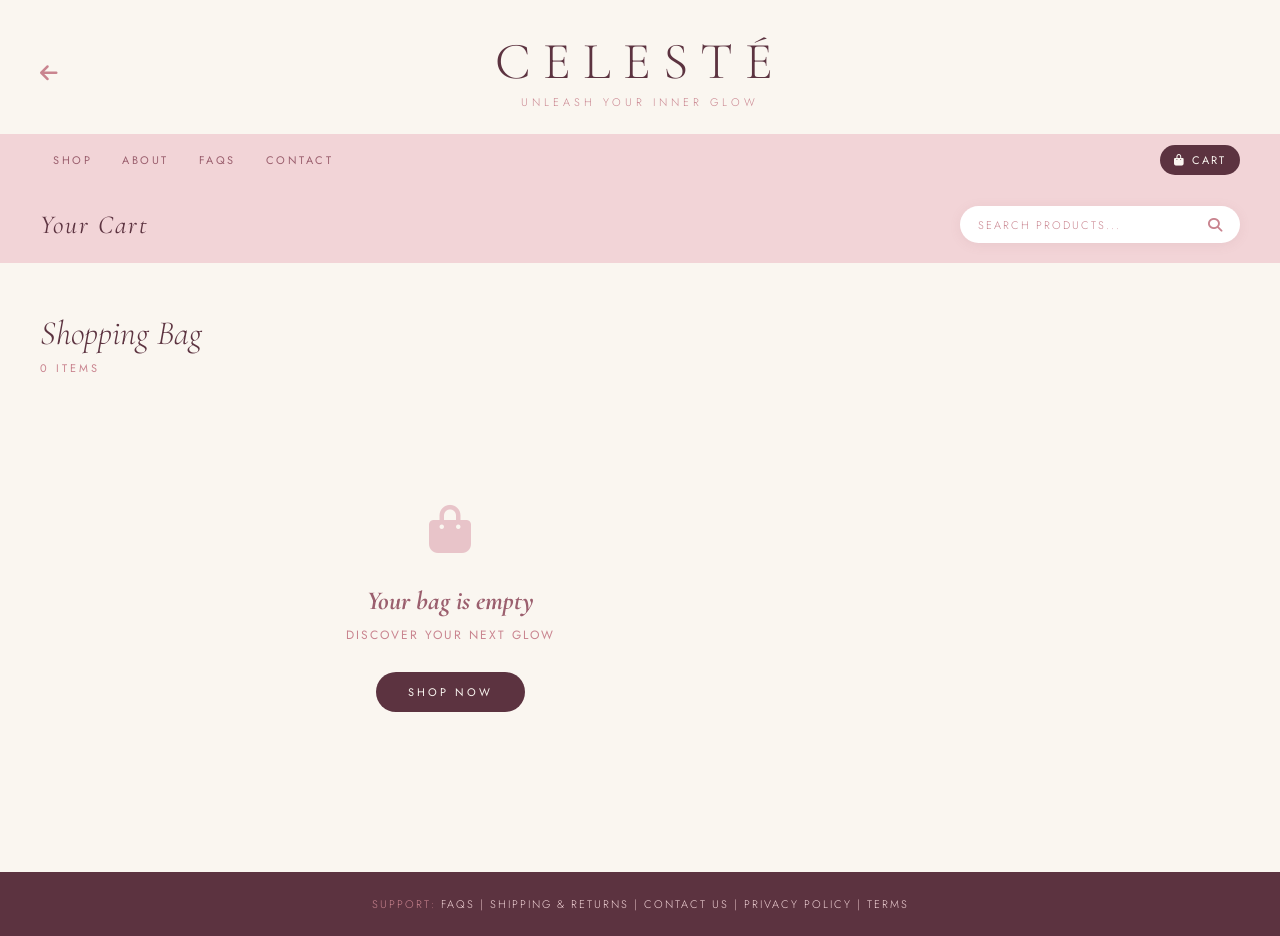
<file: cart.html>
<!DOCTYPE html>
<html lang="en">
<head>
  <meta charset="UTF-8">
  <meta name="viewport" content="width=device-width, initial-scale=1.0">
  <title>CELESTÉ — Your Cart</title>
  <link rel="stylesheet" href="styles.css">
  <link rel="stylesheet" href="https://cdnjs.cloudflare.com/ajax/libs/font-awesome/6.4.0/css/all.min.css">
  <style>
    .cart-section {
      padding: 50px 40px 80px;
      background: var(--cream);
      min-height: 60vh;
    }

    .cart-heading {
      font-family: 'Cormorant Garamond', serif;
      font-size: 34px;
      font-style: italic;
      font-weight: 300;
      color: var(--deep);
      margin-bottom: 6px;
    }

    .cart-subheading {
      font-size: 11px;
      letter-spacing: 3px;
      text-transform: uppercase;
      color: var(--rose);
      margin-bottom: 40px;
    }

    .cart-layout {
      display: grid;
      grid-template-columns: 1fr 340px;
      gap: 40px;
      align-items: start;
    }

    .cart-items {
      display: flex;
      flex-direction: column;
      gap: 0;
    }

    .cart-item {
      display: grid;
      grid-template-columns: 80px 1fr auto;
      gap: 20px;
      align-items: center;
      padding: 24px 0;
      border-bottom: 1px solid var(--soft);
      animation: fadeIn 0.3s ease;
    }

    @keyframes fadeIn {
      from { opacity: 0; transform: translateY(6px); }
      to { opacity: 1; transform: translateY(0); }
    }

    .cart-item-img {
      width: 80px;
      height: 80px;
      border-radius: 8px;
      object-fit: cover;
      background: var(--blush);
    }

    .cart-item-info {}

    .cart-item-cat {
      font-size: 9px;
      letter-spacing: 3px;
      text-transform: uppercase;
      color: var(--rose);
      margin-bottom: 4px;
    }

    .cart-item-name {
      font-family: 'Cormorant Garamond', serif;
      font-size: 18px;
      font-style: italic;
      color: var(--deep);
      margin-bottom: 12px;
    }

    .qty-controls {
      display: flex;
      align-items: center;
      gap: 12px;
    }

    .qty-btn {
      width: 28px;
      height: 28px;
      border-radius: 50%;
      border: 1px solid var(--soft);
      background: transparent;
      color: var(--deep);
      font-size: 14px;
      cursor: pointer;
      display: flex;
      align-items: center;
      justify-content: center;
      transition: all 0.2s;
    }

    .qty-btn:hover { background: var(--deep); color: var(--cream); border-color: var(--deep); }

    .qty-num {
      font-size: 14px;
      font-weight: 400;
      color: var(--deep);
      min-width: 20px;
      text-align: center;
    }

    .cart-item-right {
      text-align: right;
      display: flex;
      flex-direction: column;
      align-items: flex-end;
      gap: 12px;
    }

    .cart-item-price {
      font-family: 'Cormorant Garamond', serif;
      font-size: 20px;
      font-weight: 400;
      color: var(--deep);
    }

    .remove-btn {
      background: none;
      border: none;
      color: var(--rose);
      font-size: 13px;
      cursor: pointer;
      transition: color 0.2s;
      padding: 0;
    }

    .remove-btn:hover { color: var(--deep); }

    .cart-empty {
      text-align: center;
      padding: 80px 20px;
    }

    .cart-empty-icon {
      font-size: 48px;
      color: var(--soft);
      margin-bottom: 20px;
    }

    .cart-empty h3 {
      font-family: 'Cormorant Garamond', serif;
      font-size: 26px;
      font-style: italic;
      color: var(--mauve);
      margin-bottom: 10px;
    }

    .cart-empty p {
      font-size: 12px;
      letter-spacing: 2px;
      text-transform: uppercase;
      color: var(--rose);
      margin-bottom: 28px;
    }

    .cart-empty a {
      display: inline-block;
      padding: 12px 32px;
      background: var(--deep);
      color: var(--cream);
      font-family: 'Jost', sans-serif;
      font-size: 11px;
      letter-spacing: 3px;
      text-transform: uppercase;
      text-decoration: none;
      border-radius: 100px;
      transition: background 0.2s;
    }

    .cart-empty a:hover { background: var(--mauve); }

    .order-summary {
      background: var(--blush);
      border-radius: 14px;
      padding: 32px 28px;
      position: sticky;
      top: 20px;
    }

    .summary-title {
      font-family: 'Cormorant Garamond', serif;
      font-size: 22px;
      font-style: italic;
      color: var(--deep);
      margin-bottom: 24px;
    }

    .summary-row {
      display: flex;
      justify-content: space-between;
      align-items: center;
      font-size: 13px;
      font-weight: 300;
      color: var(--mauve);
      margin-bottom: 12px;
      letter-spacing: 0.5px;
    }

    .summary-row.total {
      border-top: 1px solid var(--soft);
      padding-top: 16px;
      margin-top: 8px;
      font-size: 15px;
      font-weight: 400;
      color: var(--deep);
    }

    .summary-row.total span:last-child {
      font-family: 'Cormorant Garamond', serif;
      font-size: 22px;
      font-style: italic;
    }

    .promo-wrap {
      display: flex;
      gap: 8px;
      margin: 20px 0;
    }

    .promo-input {
      flex: 1;
      padding: 10px 14px;
      border: 1px solid var(--soft);
      border-radius: 100px;
      font-family: 'Jost', sans-serif;
      font-size: 12px;
      letter-spacing: 1px;
      background: var(--white);
      color: var(--deep);
      outline: none;
    }

    .promo-input::placeholder { color: var(--rose); font-size: 10px; letter-spacing: 2px; text-transform: uppercase; }
    .promo-input:focus { border-color: var(--rose); }

    .promo-btn {
      padding: 10px 16px;
      background: var(--deep);
      color: var(--cream);
      border: none;
      border-radius: 100px;
      font-family: 'Jost', sans-serif;
      font-size: 10px;
      letter-spacing: 2px;
      text-transform: uppercase;
      cursor: pointer;
      transition: background 0.2s;
    }

    .promo-btn:hover { background: var(--mauve); }

    .checkout-btn {
      display: block;
      width: 100%;
      padding: 15px;
      background: var(--deep);
      color: var(--cream);
      font-family: 'Jost', sans-serif;
      font-size: 11px;
      letter-spacing: 3px;
      text-transform: uppercase;
      border: none;
      border-radius: 100px;
      cursor: pointer;
      margin-top: 20px;
      transition: background 0.2s, transform 0.2s;
    }

    .checkout-btn:hover { background: var(--mauve); transform: translateY(-1px); }

    .continue-link {
      display: block;
      text-align: center;
      margin-top: 14px;
      font-size: 11px;
      letter-spacing: 2px;
      text-transform: uppercase;
      color: var(--rose);
      text-decoration: none;
      transition: color 0.2s;
    }

    .continue-link:hover { color: var(--deep); }

    .checkout-modal-overlay {
      display: none;
      position: fixed;
      inset: 0;
      background: rgba(58,32,40,0.45);
      z-index: 1000;
      align-items: center;
      justify-content: center;
    }

    .checkout-modal-overlay.open { display: flex; }

    .checkout-modal {
      background: var(--cream);
      border-radius: 20px;
      padding: 48px 40px;
      max-width: 480px;
      width: 90%;
      text-align: center;
      animation: modalIn 0.3s cubic-bezier(0.34, 1.56, 0.64, 1);
    }

    @keyframes modalIn {
      from { transform: scale(0.9); opacity: 0; }
      to { transform: scale(1); opacity: 1; }
    }

    .checkout-modal-icon { font-size: 48px; margin-bottom: 16px; }

    .checkout-modal h3 {
      font-family: 'Cormorant Garamond', serif;
      font-size: 28px;
      font-style: italic;
      color: var(--deep);
      margin-bottom: 10px;
    }

    .checkout-modal p {
      font-size: 13px;
      font-weight: 300;
      color: var(--mauve);
      line-height: 1.7;
      margin-bottom: 28px;
    }

    .checkout-modal button {
      padding: 12px 32px;
      background: var(--deep);
      color: var(--cream);
      font-family: 'Jost', sans-serif;
      font-size: 11px;
      letter-spacing: 3px;
      text-transform: uppercase;
      border: none;
      border-radius: 100px;
      cursor: pointer;
      transition: background 0.2s;
    }

    .checkout-modal button:hover { background: var(--mauve); }

    @media (max-width: 768px) {
      .cart-section { padding: 36px 20px 60px; }
      .cart-layout { grid-template-columns: 1fr; }
      .order-summary { position: static; }
      .cart-item { grid-template-columns: 64px 1fr auto; gap: 14px; }
      .cart-item-img { width: 64px; height: 64px; }
    }
  </style>
</head>
<body>

  <header>
    <div class="back-button">
      <a href="shop.html"><i class="fas fa-arrow-left"></i></a>
    </div>
    <div class="logo-container">
      <h1 class="brand-name">CELESTÉ</h1>
      <p class="brand-tagline">Unleash Your Inner Glow</p>
    </div>
  </header>

  <nav style="background:var(--blush);padding:0 40px;display:flex;align-items:center;justify-content:space-between;height:52px;gap:16px;">
    <div style="display:flex;align-items:center;gap:4px;">
      <a href="shop.html" style="font-family:'Jost',sans-serif;font-size:11px;font-weight:400;letter-spacing:2.5px;text-transform:uppercase;color:var(--mauve);text-decoration:none;padding:7px 13px;border-radius:100px;">Shop</a>
      <a href="about.html" style="font-family:'Jost',sans-serif;font-size:11px;font-weight:400;letter-spacing:2.5px;text-transform:uppercase;color:var(--mauve);text-decoration:none;padding:7px 13px;border-radius:100px;">About</a>
      <a href="faqs.html" style="font-family:'Jost',sans-serif;font-size:11px;font-weight:400;letter-spacing:2.5px;text-transform:uppercase;color:var(--mauve);text-decoration:none;padding:7px 13px;border-radius:100px;">FAQs</a>
      <a href="contact.html" style="font-family:'Jost',sans-serif;font-size:11px;font-weight:400;letter-spacing:2.5px;text-transform:uppercase;color:var(--mauve);text-decoration:none;padding:7px 13px;border-radius:100px;">Contact</a>
    </div>
    <a href="cart.html" style="display:flex;align-items:center;gap:6px;padding:7px 14px;background:var(--deep);color:var(--cream);font-family:'Jost',sans-serif;font-size:11px;letter-spacing:2px;text-transform:uppercase;text-decoration:none;border-radius:100px;"><i class="fas fa-shopping-bag"></i> Cart</a>
  </nav>

  <nav class="page-nav">
    <div class="page-title"><h2>Your Cart</h2></div>
    <div class="search-bar">
      <input type="text" placeholder="Search products...">
      <button class="search-btn" onclick="window.location.href='shop.html'"><i class="fas fa-search"></i></button>
    </div>
  </nav>

  <section class="cart-section">
    <h2 class="cart-heading">Shopping Bag</h2>
    <p class="cart-subheading" id="cart-count-label">0 items</p>

    <div class="cart-layout" id="cart-layout">
      <div id="cart-items-wrap"></div>
      <div class="order-summary" id="order-summary">
        <h3 class="summary-title">Order Summary</h3>
        <div class="summary-row"><span>Subtotal</span><span id="subtotal">₱0</span></div>
        <div class="summary-row"><span>Shipping</span><span>Calculated at checkout</span></div>
        <div class="summary-row"><span>Discount</span><span id="discount-display">—</span></div>
        <div class="summary-row total"><span>Total</span><span id="total-display">₱0</span></div>
        <div class="promo-wrap">
          <input type="text" class="promo-input" id="promo-input" placeholder="Promo code" maxlength="20">
          <button class="promo-btn" onclick="applyPromo()">Apply</button>
        </div>
        <button class="checkout-btn" onclick="checkout()">Proceed to Checkout</button>
        <a href="shop.html" class="continue-link">← Continue Shopping</a>
      </div>
    </div>
  </section>

  <div class="checkout-modal-overlay" id="checkout-modal">
    <div class="checkout-modal">
      <div class="checkout-modal-icon">🌸</div>
      <h3>Thank you for your order!</h3>
      <p>Your order has been placed. We'll send a confirmation to your email with tracking details within 24 hours.</p>
      <button onclick="clearCart()">Continue Shopping</button>
    </div>
  </div>

    <footer>
    <div class="support-links">
      <span>Support: </span>
      <a href="faqs.html">FAQs</a> |
      <a href="shipping.html">Shipping &amp; Returns</a> |
      <a href="contact.html">Contact Us</a> |
      <a href="privacy.html">Privacy Policy</a> |
      <a href="terms.html">Terms</a>
    </div>
  </footer>



  <script>
    const PRODUCT_IMAGES = {
      'Velvet Pout': 'https://images.unsplash.com/photo-1522335789203-aabd1fc54bc9?w=200&q=80',
      'Rose Matte': 'https://images.unsplash.com/photo-1586495777744-4e6232bf2177?w=200&q=80',
      'Dusk Palette': 'https://images.unsplash.com/photo-1512496015851-a90fb38ba796?w=200&q=80',
      'Golden Hour': 'https://images.unsplash.com/photo-1631214524020-3c69b3d1a1d8?w=200&q=80',
      'Crystal Gloss': 'https://images.unsplash.com/photo-1599305090598-fe179d501227?w=200&q=80',
      'Petal Shine': 'https://images.unsplash.com/photo-1596462502278-27bfdc403348?w=200&q=80',
      'Blooming Blush': 'https://images.unsplash.com/photo-1631217868264-e5b90bb7e133?w=200&q=80',
      'Soft Flush': 'https://images.unsplash.com/photo-1522338242992-e1a54906a8da?w=200&q=80',
    };

    const PRODUCT_CATS = {
      'Velvet Pout': 'Lippies', 'Rose Matte': 'Lippies',
      'Dusk Palette': 'Palettes', 'Golden Hour': 'Palettes',
      'Crystal Gloss': 'Glosses', 'Petal Shine': 'Glosses',
      'Blooming Blush': 'Blushes', 'Soft Flush': 'Blushes',
    };

    const PROMOS = { 'CELESTE10': 0.10, 'GLOW20': 0.20 };
    let appliedDiscount = 0;

    function getCart() {
      return JSON.parse(localStorage.getItem('celeste_cart') || '[]');
    }

    function saveCart(cart) {
      localStorage.setItem('celeste_cart', JSON.stringify(cart));
    }

    function renderCart() {
      const cart = getCart();
      const wrap = document.getElementById('cart-items-wrap');
      const countLabel = document.getElementById('cart-count-label');
      const totalItems = cart.reduce((s, i) => s + i.qty, 0);
      countLabel.textContent = totalItems + (totalItems === 1 ? ' item' : ' items');

      if (cart.length === 0) {
        wrap.innerHTML = `
          <div class="cart-empty">
            <div class="cart-empty-icon"><i class="fas fa-shopping-bag"></i></div>
            <h3>Your bag is empty</h3>
            <p>Discover your next glow</p>
            <a href="shop.html">Shop Now</a>
          </div>`;
        document.getElementById('order-summary').style.display = 'none';
        return;
      }

      document.getElementById('order-summary').style.display = 'block';

      wrap.innerHTML = cart.map((item, idx) => `
        <div class="cart-item" id="item-${idx}">
          <img class="cart-item-img" src="${PRODUCT_IMAGES[item.name] || ''}" alt="${item.name}" onerror="this.style.background='var(--blush)'">
          <div class="cart-item-info">
            <p class="cart-item-cat">${PRODUCT_CATS[item.name] || ''}</p>
            <p class="cart-item-name">${item.name}</p>
            <div class="qty-controls">
              <button class="qty-btn" onclick="changeQty(${idx}, -1)"><i class="fas fa-minus"></i></button>
              <span class="qty-num">${item.qty}</span>
              <button class="qty-btn" onclick="changeQty(${idx}, 1)"><i class="fas fa-plus"></i></button>
            </div>
          </div>
          <div class="cart-item-right">
            <span class="cart-item-price">₱${(item.price * item.qty).toLocaleString()}</span>
            <button class="remove-btn" onclick="removeItem(${idx})"><i class="fas fa-times"></i> Remove</button>
          </div>
        </div>
      `).join('');

      updateSummary();
    }

    function changeQty(idx, delta) {
      const cart = getCart();
      cart[idx].qty += delta;
      if (cart[idx].qty <= 0) cart.splice(idx, 1);
      saveCart(cart);
      renderCart();
    }

    function removeItem(idx) {
      const cart = getCart();
      cart.splice(idx, 1);
      saveCart(cart);
      renderCart();
    }

    function updateSummary() {
      const cart = getCart();
      const subtotal = cart.reduce((s, i) => s + i.price * i.qty, 0);
      const discount = Math.round(subtotal * appliedDiscount);
      const total = subtotal - discount;
      document.getElementById('subtotal').textContent = '₱' + subtotal.toLocaleString();
      document.getElementById('discount-display').textContent = discount > 0 ? '−₱' + discount.toLocaleString() : '—';
      document.getElementById('total-display').textContent = '₱' + total.toLocaleString();
    }

    function applyPromo() {
      const code = document.getElementById('promo-input').value.trim().toUpperCase();
      if (PROMOS[code]) {
        appliedDiscount = PROMOS[code];
        updateSummary();
        document.getElementById('promo-input').style.borderColor = 'var(--rose)';
      } else {
        document.getElementById('promo-input').style.borderColor = '#e04040';
      }
    }

    function checkout() {
      const cart = getCart();
      if (cart.length === 0) return;
      document.getElementById('checkout-modal').classList.add('open');
    }

    function clearCart() {
      localStorage.removeItem('celeste_cart');
      document.getElementById('checkout-modal').classList.remove('open');
      renderCart();
    }

    renderCart();
  </script>

</body>
</html>
</file>
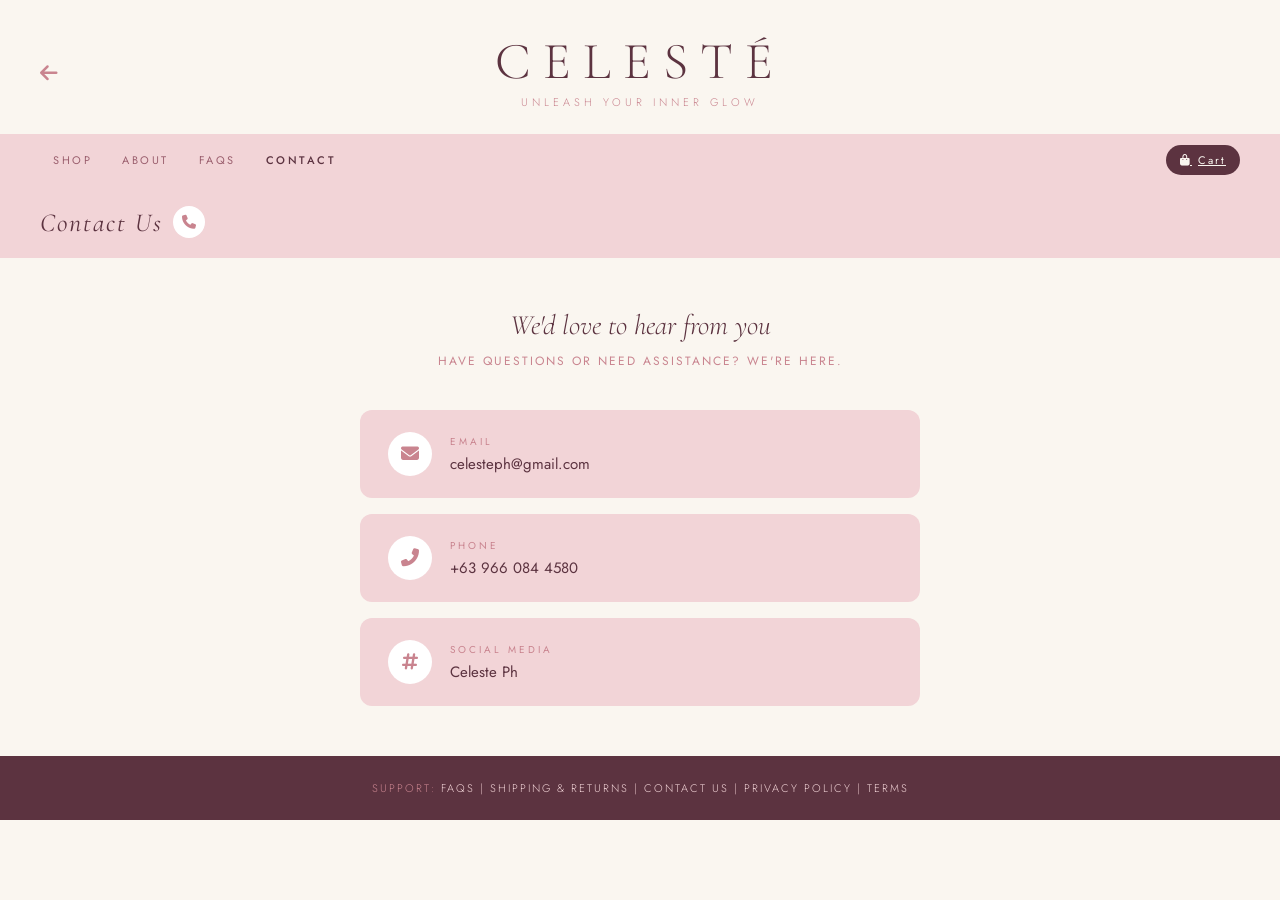
<file: contact.html>
<!DOCTYPE html>
<html lang="en">
<head>
  <meta charset="UTF-8">
  <meta name="viewport" content="width=device-width, initial-scale=1.0">
  <title>CELESTÉ — Contact Us</title>
  <link rel="stylesheet" href="styles.css">
  <link rel="stylesheet" href="https://cdnjs.cloudflare.com/ajax/libs/font-awesome/6.4.0/css/all.min.css">
  <style>
    .site-nav {
      background: var(--blush);
      padding: 0 40px;
      display: flex;
      align-items: center;
      justify-content: space-between;
      height: 52px;
      gap: 16px;
    }
    .site-nav-links { display: flex; align-items: center; gap: 4px; }
    .site-nav-links a {
      font-family: 'Jost', sans-serif;
      font-size: 11px;
      font-weight: 400;
      letter-spacing: 2.5px;
      text-transform: uppercase;
      color: var(--mauve);
      text-decoration: none;
      padding: 7px 13px;
      border-radius: 100px;
      transition: background 0.2s, color 0.2s;
    }
    .site-nav-links a:hover { background: rgba(92,51,64,0.08); color: var(--deep); }
    .site-nav-links a.active { color: var(--deep); font-weight: 500; }
    .nav-cart-link {
      display: flex;
      align-items: center;
      gap: 6px;
      padding: 7px 14px;
      background: var(--deep);
      color: var(--cream) !important;
      border-radius: 100px;
      font-size: 11px !important;
      letter-spacing: 2px !important;
    }
    .nav-cart-link:hover { background: var(--mauve) !important; }
    @media (max-width: 768px) {
      .site-nav { padding: 10px 20px; height: auto; flex-wrap: wrap; }
      .site-nav-links a { font-size: 10px; padding: 5px 8px; }
    }
  </style>
</head>
<body>

  <header>
    <div class="back-button">
      <a href="index.html"><i class="fas fa-arrow-left"></i></a>
    </div>
    <div class="logo-container">
      <h1 class="brand-name">CELESTÉ</h1>
      <p class="brand-tagline">Unleash Your Inner Glow</p>
    </div>
  </header>

  <nav class="site-nav">
    <div class="site-nav-links">
      <a href="shop.html">Shop</a>
      <a href="about.html">About</a>
      <a href="faqs.html">FAQs</a>
      <a href="contact.html" class="active">Contact</a>
    </div>
    <a href="cart.html" class="site-nav-links nav-cart-link"><i class="fas fa-shopping-bag"></i> Cart</a>
  </nav>

  <nav class="page-nav">
    <div class="contact-title">
      <h2>Contact Us</h2>
      <span class="contact-icon"><i class="fas fa-phone"></i></span>
    </div>
  </nav>

  <section class="content-section">
    <div class="contact-wrapper">
      <h3 class="contact-heading">We'd love to hear from you</h3>
      <p class="contact-sub">Have questions or need assistance? We're here.</p>

      <div class="contact-cards">

        <div class="contact-card">
          <div class="contact-card-icon"><i class="fas fa-envelope"></i></div>
          <div>
            <p class="contact-card-label">Email</p>
            <p class="contact-card-value">celesteph@gmail.com</p>
          </div>
        </div>

        <div class="contact-card">
          <div class="contact-card-icon"><i class="fas fa-phone-alt"></i></div>
          <div>
            <p class="contact-card-label">Phone</p>
            <p class="contact-card-value">+63 966 084 4580</p>
          </div>
        </div>

        <div class="contact-card">
          <div class="contact-card-icon"><i class="fas fa-hashtag"></i></div>
          <div>
            <p class="contact-card-label">Social Media</p>
            <p class="contact-card-value">Celeste Ph</p>
          </div>
        </div>

      </div>
    </div>
  </section>

  <footer>
    <div class="support-links">
      <span>Support: </span>
      <a href="faqs.html">FAQs</a> |
      <a href="shipping.html">Shipping & Returns</a> |
      <a href="contact.html">Contact Us</a> |
      <a href="privacy.html">Privacy Policy</a> |
      <a href="terms.html">Terms</a>
    </div>
  </footer>

</body>
</html>
</file>
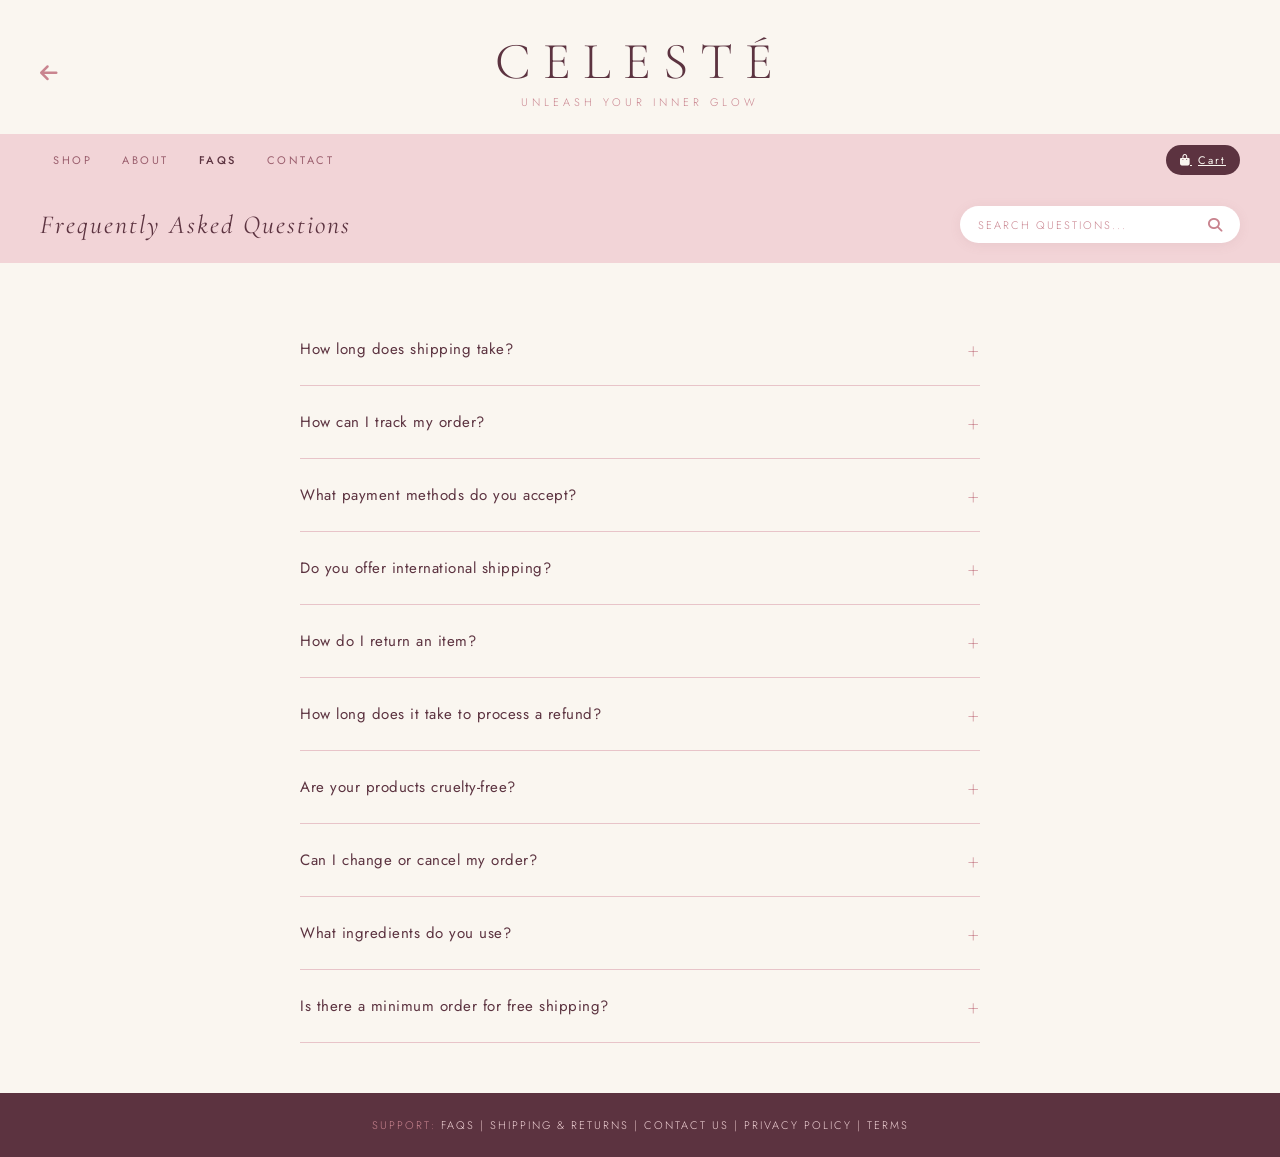
<file: faqs.html>
<!DOCTYPE html>
<html lang="en">
<head>
  <meta charset="UTF-8">
  <meta name="viewport" content="width=device-width, initial-scale=1.0">
  <title>CELESTÉ — FAQs</title>
  <link rel="stylesheet" href="styles.css">
  <link rel="stylesheet" href="https://cdnjs.cloudflare.com/ajax/libs/font-awesome/6.4.0/css/all.min.css">
  <style>
    .site-nav {
      background: var(--blush);
      padding: 0 40px;
      display: flex;
      align-items: center;
      justify-content: space-between;
      height: 52px;
      gap: 16px;
    }
    .site-nav-links { display: flex; align-items: center; gap: 4px; }
    .site-nav-links a {
      font-family: 'Jost', sans-serif;
      font-size: 11px;
      font-weight: 400;
      letter-spacing: 2.5px;
      text-transform: uppercase;
      color: var(--mauve);
      text-decoration: none;
      padding: 7px 13px;
      border-radius: 100px;
      transition: background 0.2s, color 0.2s;
    }
    .site-nav-links a:hover { background: rgba(92,51,64,0.08); color: var(--deep); }
    .site-nav-links a.active { color: var(--deep); font-weight: 500; }
    .nav-cart-link {
      display: flex;
      align-items: center;
      gap: 6px;
      padding: 7px 14px;
      background: var(--deep);
      color: var(--cream) !important;
      border-radius: 100px;
      font-size: 11px !important;
      letter-spacing: 2px !important;
    }
    .nav-cart-link:hover { background: var(--mauve) !important; }
    @media (max-width: 768px) {
      .site-nav { padding: 10px 20px; height: auto; flex-wrap: wrap; }
      .site-nav-links a { font-size: 10px; padding: 5px 8px; }
    }
  </style>
</head>
<body>

  <header>
    <div class="back-button">
      <a href="index.html"><i class="fas fa-arrow-left"></i></a>
    </div>
    <div class="logo-container">
      <h1 class="brand-name">CELESTÉ</h1>
      <p class="brand-tagline">Unleash Your Inner Glow</p>
    </div>
  </header>

  <nav class="site-nav">
    <div class="site-nav-links">
      <a href="shop.html">Shop</a>
      <a href="about.html">About</a>
      <a href="faqs.html" class="active">FAQs</a>
      <a href="contact.html">Contact</a>
    </div>
    <a href="cart.html" class="site-nav-links nav-cart-link"><i class="fas fa-shopping-bag"></i> Cart</a>
  </nav>

  <nav class="page-nav">
    <div class="page-title"><h2>Frequently Asked Questions</h2></div>
    <div class="search-bar">
      <input type="text" placeholder="Search questions..." id="faq-search" oninput="searchFaqs()">
      <button class="search-btn"><i class="fas fa-search"></i></button>
    </div>
  </nav>

  <section class="content-section">
    <div class="faq-list" id="faq-list">

      <div class="faq-item" data-q="how long does shipping take">
        <p class="faq-question">How long does shipping take?</p>
        <p class="faq-answer">Standard shipping takes 3–7 business days. Express options are available at checkout for faster delivery.</p>
      </div>

      <div class="faq-item" data-q="how can i track my order">
        <p class="faq-question">How can I track my order?</p>
        <p class="faq-answer">Once your order is dispatched, you'll receive a tracking number via email or SMS to monitor your delivery.</p>
      </div>

      <div class="faq-item" data-q="what payment methods do you accept gcash maya card">
        <p class="faq-question">What payment methods do you accept?</p>
        <p class="faq-answer">We accept GCash, Maya, major credit/debit cards, and cash on delivery for select areas.</p>
      </div>

      <div class="faq-item" data-q="do you offer international shipping">
        <p class="faq-question">Do you offer international shipping?</p>
        <p class="faq-answer">At the moment, we ship within the Philippines only. International shipping is coming soon!</p>
      </div>

      <div class="faq-item" data-q="how do i return an item returns">
        <p class="faq-question">How do I return an item?</p>
        <p class="faq-answer">Items can be returned within 7 days of delivery if unused and in their original packaging. Contact us to initiate the process.</p>
      </div>

      <div class="faq-item" data-q="how long does it take to process a refund">
        <p class="faq-question">How long does it take to process a refund?</p>
        <p class="faq-answer">Refunds are processed within 5–10 business days after the returned item has been inspected and approved.</p>
      </div>

      <div class="faq-item" data-q="are your products cruelty free animals vegan">
        <p class="faq-question">Are your products cruelty-free?</p>
        <p class="faq-answer">Yes! All CELESTÉ products are cruelty-free and never tested on animals.</p>
      </div>

      <div class="faq-item" data-q="can i change or cancel my order">
        <p class="faq-question">Can I change or cancel my order?</p>
        <p class="faq-answer">Orders can be modified or cancelled within 24 hours of placement. After that, the order may already be in processing.</p>
      </div>

      <div class="faq-item" data-q="what ingredients do you use clean parabens sulfates">
        <p class="faq-question">What ingredients do you use?</p>
        <p class="faq-answer">CELESTÉ formulas are free from parabens, sulfates, and synthetic fragrances. We use clean ingredients like rose hip oil, jojoba wax, shea butter, and vitamin E. Full ingredient lists are listed on each product.</p>
      </div>

      <div class="faq-item" data-q="minimum order free shipping">
        <p class="faq-question">Is there a minimum order for free shipping?</p>
        <p class="faq-answer">Yes — orders over ₱1,500 qualify for free standard shipping anywhere in the Philippines.</p>
      </div>

    </div>
  </section>

  <footer>
    <div class="support-links">
      <span>Support: </span>
      <a href="faqs.html">FAQs</a> |
      <a href="shipping.html">Shipping & Returns</a> |
      <a href="contact.html">Contact Us</a> |
      <a href="privacy.html">Privacy Policy</a> |
      <a href="terms.html">Terms</a>
    </div>
  </footer>

  <script>
    // FAQ accordion
    document.querySelectorAll('.faq-item').forEach(item => {
      item.querySelector('.faq-question').addEventListener('click', () => {
        const isOpen = item.classList.contains('open');
        document.querySelectorAll('.faq-item').forEach(i => i.classList.remove('open'));
        if (!isOpen) item.classList.add('open');
      });
    });

    // Search
    function searchFaqs() {
      const q = document.getElementById('faq-search').value.toLowerCase().trim();
      let found = 0;
      document.querySelectorAll('.faq-item').forEach(item => {
        const text = (item.dataset.q + ' ' + item.textContent).toLowerCase();
        const show = !q || text.includes(q);
        item.style.display = show ? 'block' : 'none';
        if (show) found++;
      });
      const empty = document.getElementById('faq-empty');
      if (!found && q) {
        if (!empty) {
          const el = document.createElement('p');
          el.id = 'faq-empty';
          el.style.cssText = 'text-align:center;color:var(--rose);font-size:13px;padding:32px 0;letter-spacing:1px;';
          el.textContent = 'No results found. Try a different keyword.';
          document.getElementById('faq-list').appendChild(el);
        }
      } else if (empty) {
        empty.remove();
      }
    }
  </script>

  <style>
    .faq-answer { display: none; }
    .faq-item.open .faq-answer { display: block; }
    .faq-item.open .faq-question::after { content: '−'; }
  </style>

</body>
</html>
</file>
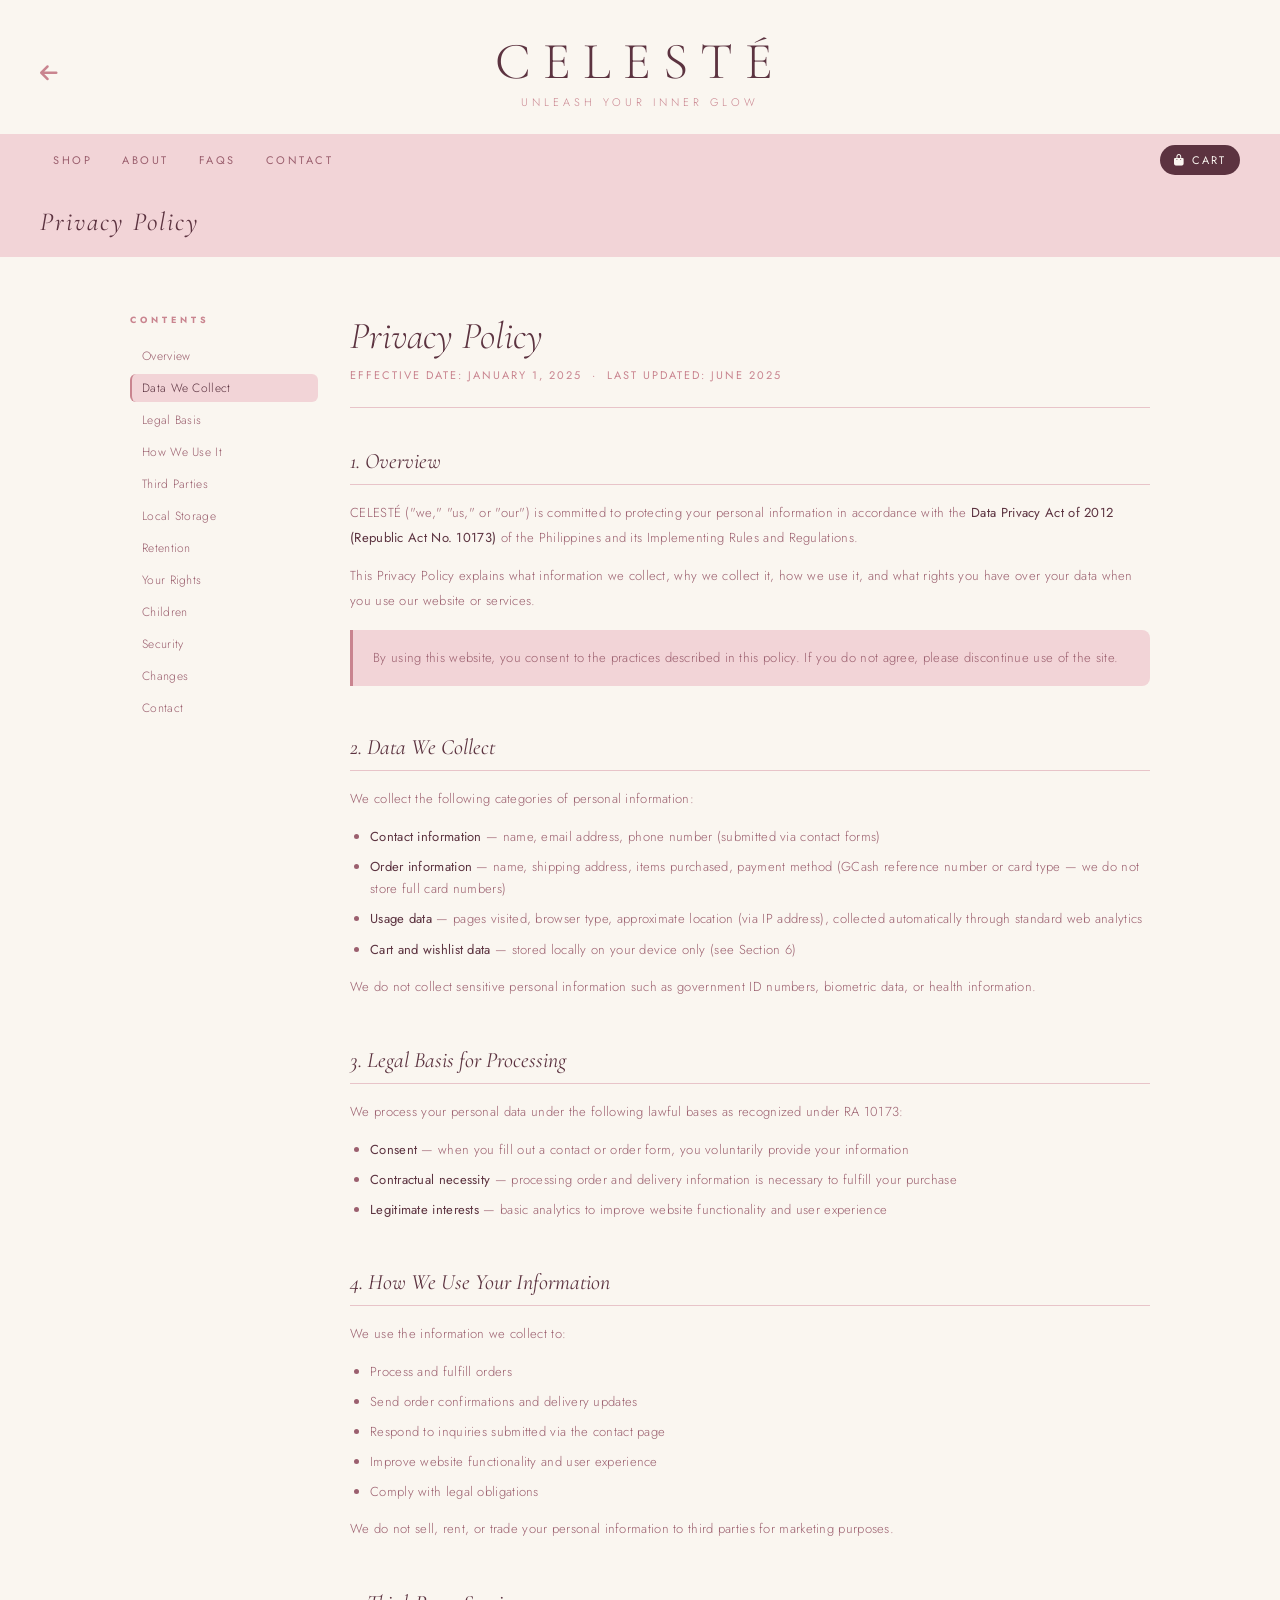
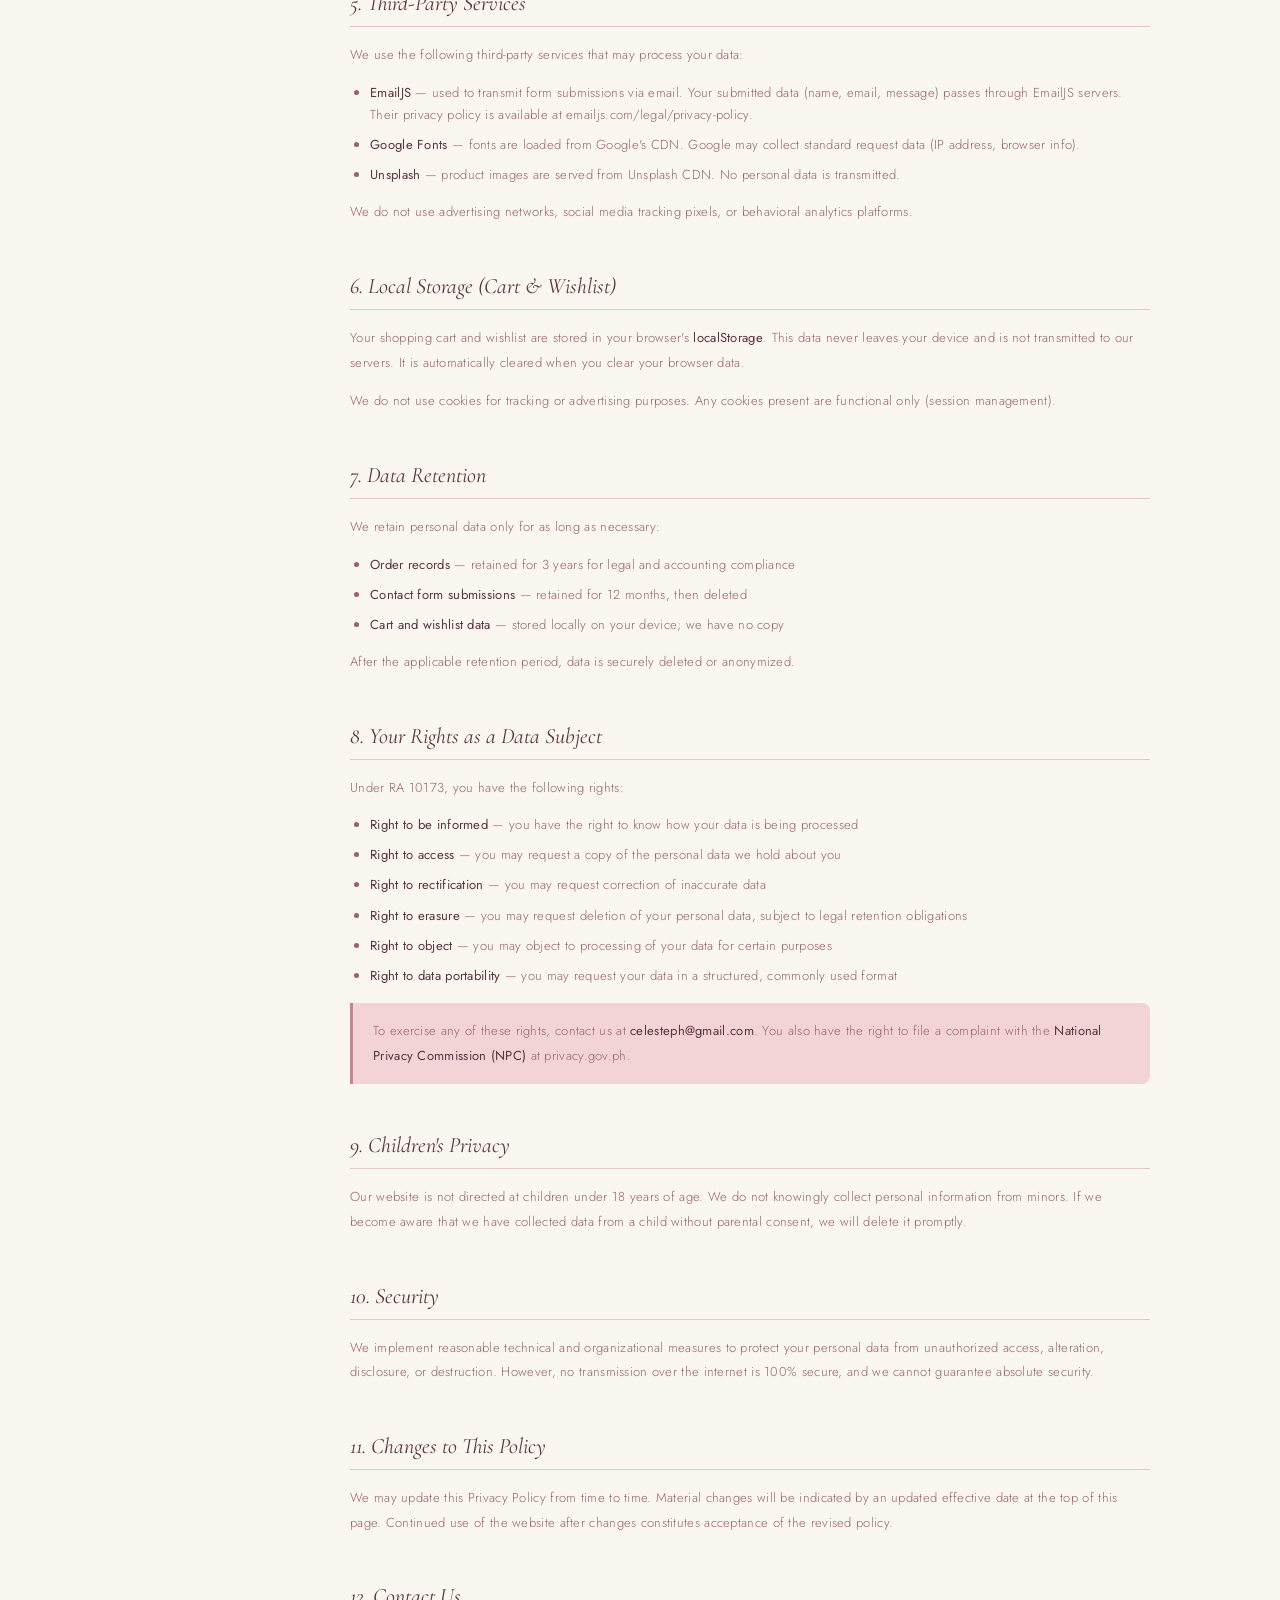
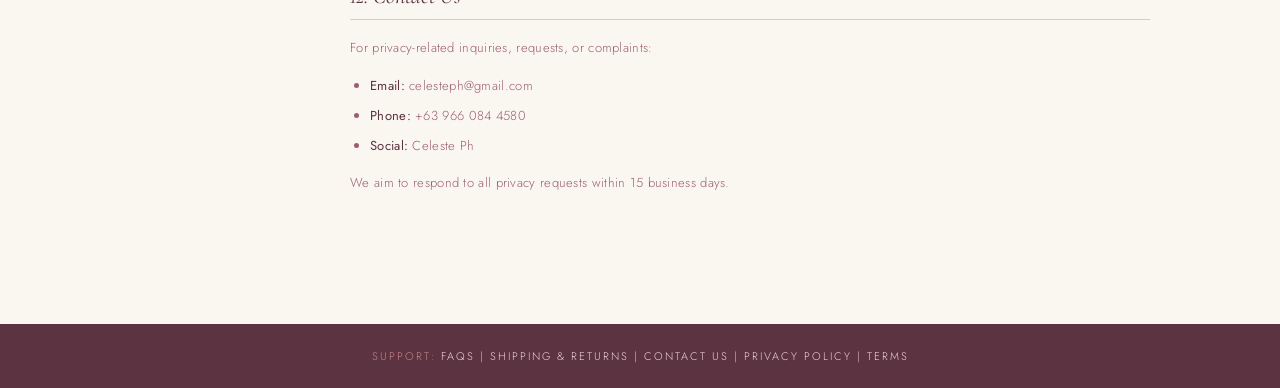
<file: privacy.html>
<!DOCTYPE html>
<html lang="en">
<head>
  <meta charset="UTF-8">
  <meta name="viewport" content="width=device-width, initial-scale=1.0">
  <title>CELESTÉ — Privacy Policy</title>
  <link rel="stylesheet" href="styles.css">
  <link rel="stylesheet" href="https://cdnjs.cloudflare.com/ajax/libs/font-awesome/6.4.0/css/all.min.css">
  <style>
    .legal-layout {
      display: grid;
      grid-template-columns: 220px 1fr;
      gap: 0;
      max-width: 1100px;
      margin: 0 auto;
      padding: 56px 40px 80px;
      align-items: start;
    }

    .legal-toc {
      position: sticky;
      top: 24px;
      padding-right: 32px;
    }

    .legal-toc h4 {
      font-size: 9px;
      letter-spacing: 4px;
      text-transform: uppercase;
      color: var(--rose);
      margin-bottom: 16px;
    }

    .legal-toc ul { list-style: none; display: flex; flex-direction: column; gap: 4px; }

    .legal-toc a {
      font-size: 12px;
      font-weight: 300;
      color: var(--mauve);
      text-decoration: none;
      padding: 5px 10px;
      border-radius: 6px;
      display: block;
      transition: all 0.2s;
      letter-spacing: 0.3px;
      border-left: 2px solid transparent;
    }

    .legal-toc a:hover,
    .legal-toc a.active {
      color: var(--deep);
      border-left-color: var(--rose);
      background: var(--blush);
    }

    .legal-content {}

    .legal-meta {
      margin-bottom: 40px;
      padding-bottom: 24px;
      border-bottom: 1px solid var(--soft);
    }

    .legal-meta h1 {
      font-family: 'Cormorant Garamond', serif;
      font-size: 38px;
      font-style: italic;
      font-weight: 300;
      color: var(--deep);
      margin-bottom: 8px;
    }

    .legal-meta p {
      font-size: 11px;
      letter-spacing: 2px;
      text-transform: uppercase;
      color: var(--rose);
    }

    .legal-section {
      margin-bottom: 48px;
      scroll-margin-top: 24px;
    }

    .legal-section h2 {
      font-family: 'Cormorant Garamond', serif;
      font-size: 22px;
      font-style: italic;
      font-weight: 400;
      color: var(--deep);
      margin-bottom: 16px;
      padding-bottom: 10px;
      border-bottom: 1px solid var(--soft);
    }

    .legal-section p {
      font-size: 13px;
      font-weight: 300;
      color: var(--mauve);
      line-height: 1.9;
      margin-bottom: 14px;
      letter-spacing: 0.3px;
    }

    .legal-section ul {
      margin: 12px 0 14px 20px;
      display: flex;
      flex-direction: column;
      gap: 8px;
    }

    .legal-section ul li {
      font-size: 13px;
      font-weight: 300;
      color: var(--mauve);
      line-height: 1.7;
      letter-spacing: 0.3px;
    }

    .legal-section strong {
      color: var(--deep);
      font-weight: 400;
    }

    .legal-highlight {
      background: var(--blush);
      border-left: 3px solid var(--rose);
      border-radius: 0 8px 8px 0;
      padding: 16px 20px;
      margin: 16px 0;
    }

    .legal-highlight p { margin: 0; }

    @media (max-width: 768px) {
      .legal-layout { grid-template-columns: 1fr; padding: 36px 20px 60px; }
      .legal-toc { display: none; }
    }
  </style>
</head>
<body>

  <header>
    <div class="back-button">
      <a href="index.html"><i class="fas fa-arrow-left"></i></a>
    </div>
    <div class="logo-container">
      <h1 class="brand-name">CELESTÉ</h1>
      <p class="brand-tagline">Unleash Your Inner Glow</p>
    </div>
  </header>

  <nav style="background:var(--blush);padding:0 40px;display:flex;align-items:center;justify-content:space-between;height:52px;gap:16px;">
    <div style="display:flex;align-items:center;gap:4px;">
      <a href="shop.html" style="font-family:'Jost',sans-serif;font-size:11px;font-weight:400;letter-spacing:2.5px;text-transform:uppercase;color:var(--mauve);text-decoration:none;padding:7px 13px;border-radius:100px;">Shop</a>
      <a href="about.html" style="font-family:'Jost',sans-serif;font-size:11px;font-weight:400;letter-spacing:2.5px;text-transform:uppercase;color:var(--mauve);text-decoration:none;padding:7px 13px;border-radius:100px;">About</a>
      <a href="faqs.html" style="font-family:'Jost',sans-serif;font-size:11px;font-weight:400;letter-spacing:2.5px;text-transform:uppercase;color:var(--mauve);text-decoration:none;padding:7px 13px;border-radius:100px;">FAQs</a>
      <a href="contact.html" style="font-family:'Jost',sans-serif;font-size:11px;font-weight:400;letter-spacing:2.5px;text-transform:uppercase;color:var(--mauve);text-decoration:none;padding:7px 13px;border-radius:100px;">Contact</a>
    </div>
    <a href="cart.html" style="display:flex;align-items:center;gap:6px;padding:7px 14px;background:var(--deep);color:var(--cream);font-family:'Jost',sans-serif;font-size:11px;letter-spacing:2px;text-transform:uppercase;text-decoration:none;border-radius:100px;"><i class="fas fa-shopping-bag"></i> Cart</a>
  </nav>

  <nav class="page-nav">
    <div class="page-title"><h2>Privacy Policy</h2></div>
  </nav>

  <div class="legal-layout">

    <nav class="legal-toc">
      <h4>Contents</h4>
      <ul>
        <li><a href="#overview" class="toc-link">Overview</a></li>
        <li><a href="#collection" class="toc-link">Data We Collect</a></li>
        <li><a href="#legal-basis" class="toc-link">Legal Basis</a></li>
        <li><a href="#use" class="toc-link">How We Use It</a></li>
        <li><a href="#third-party" class="toc-link">Third Parties</a></li>
        <li><a href="#storage" class="toc-link">Local Storage</a></li>
        <li><a href="#retention" class="toc-link">Retention</a></li>
        <li><a href="#rights" class="toc-link">Your Rights</a></li>
        <li><a href="#children" class="toc-link">Children</a></li>
        <li><a href="#security" class="toc-link">Security</a></li>
        <li><a href="#changes" class="toc-link">Changes</a></li>
        <li><a href="#contact-us" class="toc-link">Contact</a></li>
      </ul>
    </nav>

    <div class="legal-content">
      <div class="legal-meta">
        <h1>Privacy Policy</h1>
        <p>Effective Date: January 1, 2025 &nbsp;·&nbsp; Last Updated: June 2025</p>
      </div>

      <div class="legal-section" id="overview">
        <h2>1. Overview</h2>
        <p>CELESTÉ ("we," "us," or "our") is committed to protecting your personal information in accordance with the <strong>Data Privacy Act of 2012 (Republic Act No. 10173)</strong> of the Philippines and its Implementing Rules and Regulations.</p>
        <p>This Privacy Policy explains what information we collect, why we collect it, how we use it, and what rights you have over your data when you use our website or services.</p>
        <div class="legal-highlight">
          <p>By using this website, you consent to the practices described in this policy. If you do not agree, please discontinue use of the site.</p>
        </div>
      </div>

      <div class="legal-section" id="collection">
        <h2>2. Data We Collect</h2>
        <p>We collect the following categories of personal information:</p>
        <ul>
          <li><strong>Contact information</strong> — name, email address, phone number (submitted via contact forms)</li>
          <li><strong>Order information</strong> — name, shipping address, items purchased, payment method (GCash reference number or card type — we do not store full card numbers)</li>
          <li><strong>Usage data</strong> — pages visited, browser type, approximate location (via IP address), collected automatically through standard web analytics</li>
          <li><strong>Cart and wishlist data</strong> — stored locally on your device only (see Section 6)</li>
        </ul>
        <p>We do not collect sensitive personal information such as government ID numbers, biometric data, or health information.</p>
      </div>

      <div class="legal-section" id="legal-basis">
        <h2>3. Legal Basis for Processing</h2>
        <p>We process your personal data under the following lawful bases as recognized under RA 10173:</p>
        <ul>
          <li><strong>Consent</strong> — when you fill out a contact or order form, you voluntarily provide your information</li>
          <li><strong>Contractual necessity</strong> — processing order and delivery information is necessary to fulfill your purchase</li>
          <li><strong>Legitimate interests</strong> — basic analytics to improve website functionality and user experience</li>
        </ul>
      </div>

      <div class="legal-section" id="use">
        <h2>4. How We Use Your Information</h2>
        <p>We use the information we collect to:</p>
        <ul>
          <li>Process and fulfill orders</li>
          <li>Send order confirmations and delivery updates</li>
          <li>Respond to inquiries submitted via the contact page</li>
          <li>Improve website functionality and user experience</li>
          <li>Comply with legal obligations</li>
        </ul>
        <p>We do not sell, rent, or trade your personal information to third parties for marketing purposes.</p>
      </div>

      <div class="legal-section" id="third-party">
        <h2>5. Third-Party Services</h2>
        <p>We use the following third-party services that may process your data:</p>
        <ul>
          <li><strong>EmailJS</strong> — used to transmit form submissions via email. Your submitted data (name, email, message) passes through EmailJS servers. Their privacy policy is available at emailjs.com/legal/privacy-policy.</li>
          <li><strong>Google Fonts</strong> — fonts are loaded from Google's CDN. Google may collect standard request data (IP address, browser info).</li>
          <li><strong>Unsplash</strong> — product images are served from Unsplash CDN. No personal data is transmitted.</li>
        </ul>
        <p>We do not use advertising networks, social media tracking pixels, or behavioral analytics platforms.</p>
      </div>

      <div class="legal-section" id="storage">
        <h2>6. Local Storage (Cart & Wishlist)</h2>
        <p>Your shopping cart and wishlist are stored in your browser's <strong>localStorage</strong>. This data never leaves your device and is not transmitted to our servers. It is automatically cleared when you clear your browser data.</p>
        <p>We do not use cookies for tracking or advertising purposes. Any cookies present are functional only (session management).</p>
      </div>

      <div class="legal-section" id="retention">
        <h2>7. Data Retention</h2>
        <p>We retain personal data only for as long as necessary:</p>
        <ul>
          <li><strong>Order records</strong> — retained for 3 years for legal and accounting compliance</li>
          <li><strong>Contact form submissions</strong> — retained for 12 months, then deleted</li>
          <li><strong>Cart and wishlist data</strong> — stored locally on your device; we have no copy</li>
        </ul>
        <p>After the applicable retention period, data is securely deleted or anonymized.</p>
      </div>

      <div class="legal-section" id="rights">
        <h2>8. Your Rights as a Data Subject</h2>
        <p>Under RA 10173, you have the following rights:</p>
        <ul>
          <li><strong>Right to be informed</strong> — you have the right to know how your data is being processed</li>
          <li><strong>Right to access</strong> — you may request a copy of the personal data we hold about you</li>
          <li><strong>Right to rectification</strong> — you may request correction of inaccurate data</li>
          <li><strong>Right to erasure</strong> — you may request deletion of your personal data, subject to legal retention obligations</li>
          <li><strong>Right to object</strong> — you may object to processing of your data for certain purposes</li>
          <li><strong>Right to data portability</strong> — you may request your data in a structured, commonly used format</li>
        </ul>
        <div class="legal-highlight">
          <p>To exercise any of these rights, contact us at <strong>celesteph@gmail.com</strong>. You also have the right to file a complaint with the <strong>National Privacy Commission (NPC)</strong> at privacy.gov.ph.</p>
        </div>
      </div>

      <div class="legal-section" id="children">
        <h2>9. Children's Privacy</h2>
        <p>Our website is not directed at children under 18 years of age. We do not knowingly collect personal information from minors. If we become aware that we have collected data from a child without parental consent, we will delete it promptly.</p>
      </div>

      <div class="legal-section" id="security">
        <h2>10. Security</h2>
        <p>We implement reasonable technical and organizational measures to protect your personal data from unauthorized access, alteration, disclosure, or destruction. However, no transmission over the internet is 100% secure, and we cannot guarantee absolute security.</p>
      </div>

      <div class="legal-section" id="changes">
        <h2>11. Changes to This Policy</h2>
        <p>We may update this Privacy Policy from time to time. Material changes will be indicated by an updated effective date at the top of this page. Continued use of the website after changes constitutes acceptance of the revised policy.</p>
      </div>

      <div class="legal-section" id="contact-us">
        <h2>12. Contact Us</h2>
        <p>For privacy-related inquiries, requests, or complaints:</p>
        <ul>
          <li><strong>Email:</strong> celesteph@gmail.com</li>
          <li><strong>Phone:</strong> +63 966 084 4580</li>
          <li><strong>Social:</strong> Celeste Ph</li>
        </ul>
        <p>We aim to respond to all privacy requests within 15 business days.</p>
      </div>

    </div>
  </div>

  <footer>
    <div class="support-links">
      <span>Support: </span>
      <a href="faqs.html">FAQs</a> |
      <a href="shipping.html">Shipping & Returns</a> |
      <a href="contact.html">Contact Us</a> |
      <a href="privacy.html">Privacy Policy</a> |
      <a href="terms.html">Terms</a>
    </div>
  </footer>

  <script>
    const tocLinks = document.querySelectorAll('.toc-link');
    const sections = document.querySelectorAll('.legal-section');

    const observer = new IntersectionObserver((entries) => {
      entries.forEach(entry => {
        if (entry.isIntersecting) {
          tocLinks.forEach(l => l.classList.remove('active'));
          const active = document.querySelector(`.toc-link[href="#${entry.target.id}"]`);
          if (active) active.classList.add('active');
        }
      });
    }, { threshold: 0.4 });

    sections.forEach(s => observer.observe(s));
  </script>

</body>
</html>
</file>
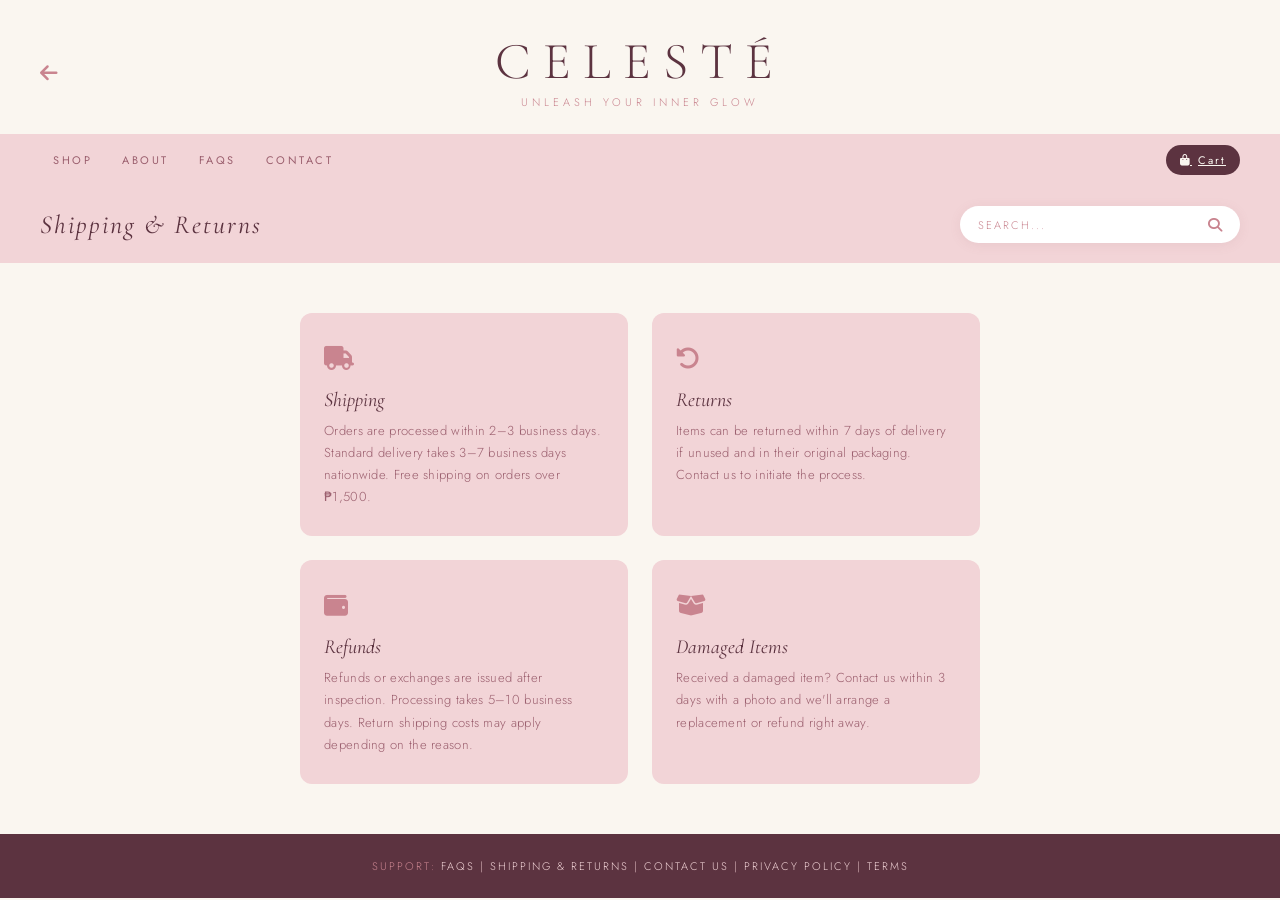
<file: shipping.html>
<!DOCTYPE html>
<html lang="en">
<head>
  <meta charset="UTF-8">
  <meta name="viewport" content="width=device-width, initial-scale=1.0">
  <title>CELESTÉ — Shipping & Returns</title>
  <link rel="stylesheet" href="styles.css">
  <link rel="stylesheet" href="https://cdnjs.cloudflare.com/ajax/libs/font-awesome/6.4.0/css/all.min.css">
  <style>
    .site-nav {
      background: var(--blush);
      padding: 0 40px;
      display: flex;
      align-items: center;
      justify-content: space-between;
      height: 52px;
      gap: 16px;
    }
    .site-nav-links { display: flex; align-items: center; gap: 4px; }
    .site-nav-links a {
      font-family: 'Jost', sans-serif;
      font-size: 11px;
      font-weight: 400;
      letter-spacing: 2.5px;
      text-transform: uppercase;
      color: var(--mauve);
      text-decoration: none;
      padding: 7px 13px;
      border-radius: 100px;
      transition: background 0.2s, color 0.2s;
    }
    .site-nav-links a:hover { background: rgba(92,51,64,0.08); color: var(--deep); }
    .nav-cart-link {
      display: flex;
      align-items: center;
      gap: 6px;
      padding: 7px 14px;
      background: var(--deep);
      color: var(--cream) !important;
      border-radius: 100px;
      font-size: 11px !important;
      letter-spacing: 2px !important;
    }
    .nav-cart-link:hover { background: var(--mauve) !important; }
    @media (max-width: 768px) {
      .site-nav { padding: 10px 20px; height: auto; flex-wrap: wrap; }
      .site-nav-links a { font-size: 10px; padding: 5px 8px; }
    }
  </style>
</head>
<body>

  <header>
    <div class="back-button">
      <a href="index.html"><i class="fas fa-arrow-left"></i></a>
    </div>
    <div class="logo-container">
      <h1 class="brand-name">CELESTÉ</h1>
      <p class="brand-tagline">Unleash Your Inner Glow</p>
    </div>
  </header>

  <nav class="site-nav">
    <div class="site-nav-links">
      <a href="shop.html">Shop</a>
      <a href="about.html">About</a>
      <a href="faqs.html">FAQs</a>
      <a href="contact.html">Contact</a>
    </div>
    <a href="cart.html" class="site-nav-links nav-cart-link"><i class="fas fa-shopping-bag"></i> Cart</a>
  </nav>

  <nav class="page-nav">
    <div class="page-title"><h2>Shipping & Returns</h2></div>
    <div class="search-bar">
      <input type="text" placeholder="Search...">
      <button class="search-btn"><i class="fas fa-search"></i></button>
    </div>
  </nav>

  <section class="content-section">
    <div class="shipping-grid">

      <div class="shipping-card">
        <div class="shipping-card-icon"><i class="fas fa-truck"></i></div>
        <p class="info-heading">Shipping</p>
        <p class="info-text">Orders are processed within 2–3 business days. Standard delivery takes 3–7 business days nationwide. Free shipping on orders over ₱1,500.</p>
      </div>

      <div class="shipping-card">
        <div class="shipping-card-icon"><i class="fas fa-undo-alt"></i></div>
        <p class="info-heading">Returns</p>
        <p class="info-text">Items can be returned within 7 days of delivery if unused and in their original packaging. Contact us to initiate the process.</p>
      </div>

      <div class="shipping-card">
        <div class="shipping-card-icon"><i class="fas fa-wallet"></i></div>
        <p class="info-heading">Refunds</p>
        <p class="info-text">Refunds or exchanges are issued after inspection. Processing takes 5–10 business days. Return shipping costs may apply depending on the reason.</p>
      </div>

      <div class="shipping-card">
        <div class="shipping-card-icon"><i class="fas fa-box-open"></i></div>
        <p class="info-heading">Damaged Items</p>
        <p class="info-text">Received a damaged item? Contact us within 3 days with a photo and we'll arrange a replacement or refund right away.</p>
      </div>

    </div>
  </section>

  <footer>
    <div class="support-links">
      <span>Support: </span>
      <a href="faqs.html">FAQs</a> |
      <a href="shipping.html">Shipping & Returns</a> |
      <a href="contact.html">Contact Us</a> |
      <a href="privacy.html">Privacy Policy</a> |
      <a href="terms.html">Terms</a>
    </div>
  </footer>

</body>
</html>
</file>
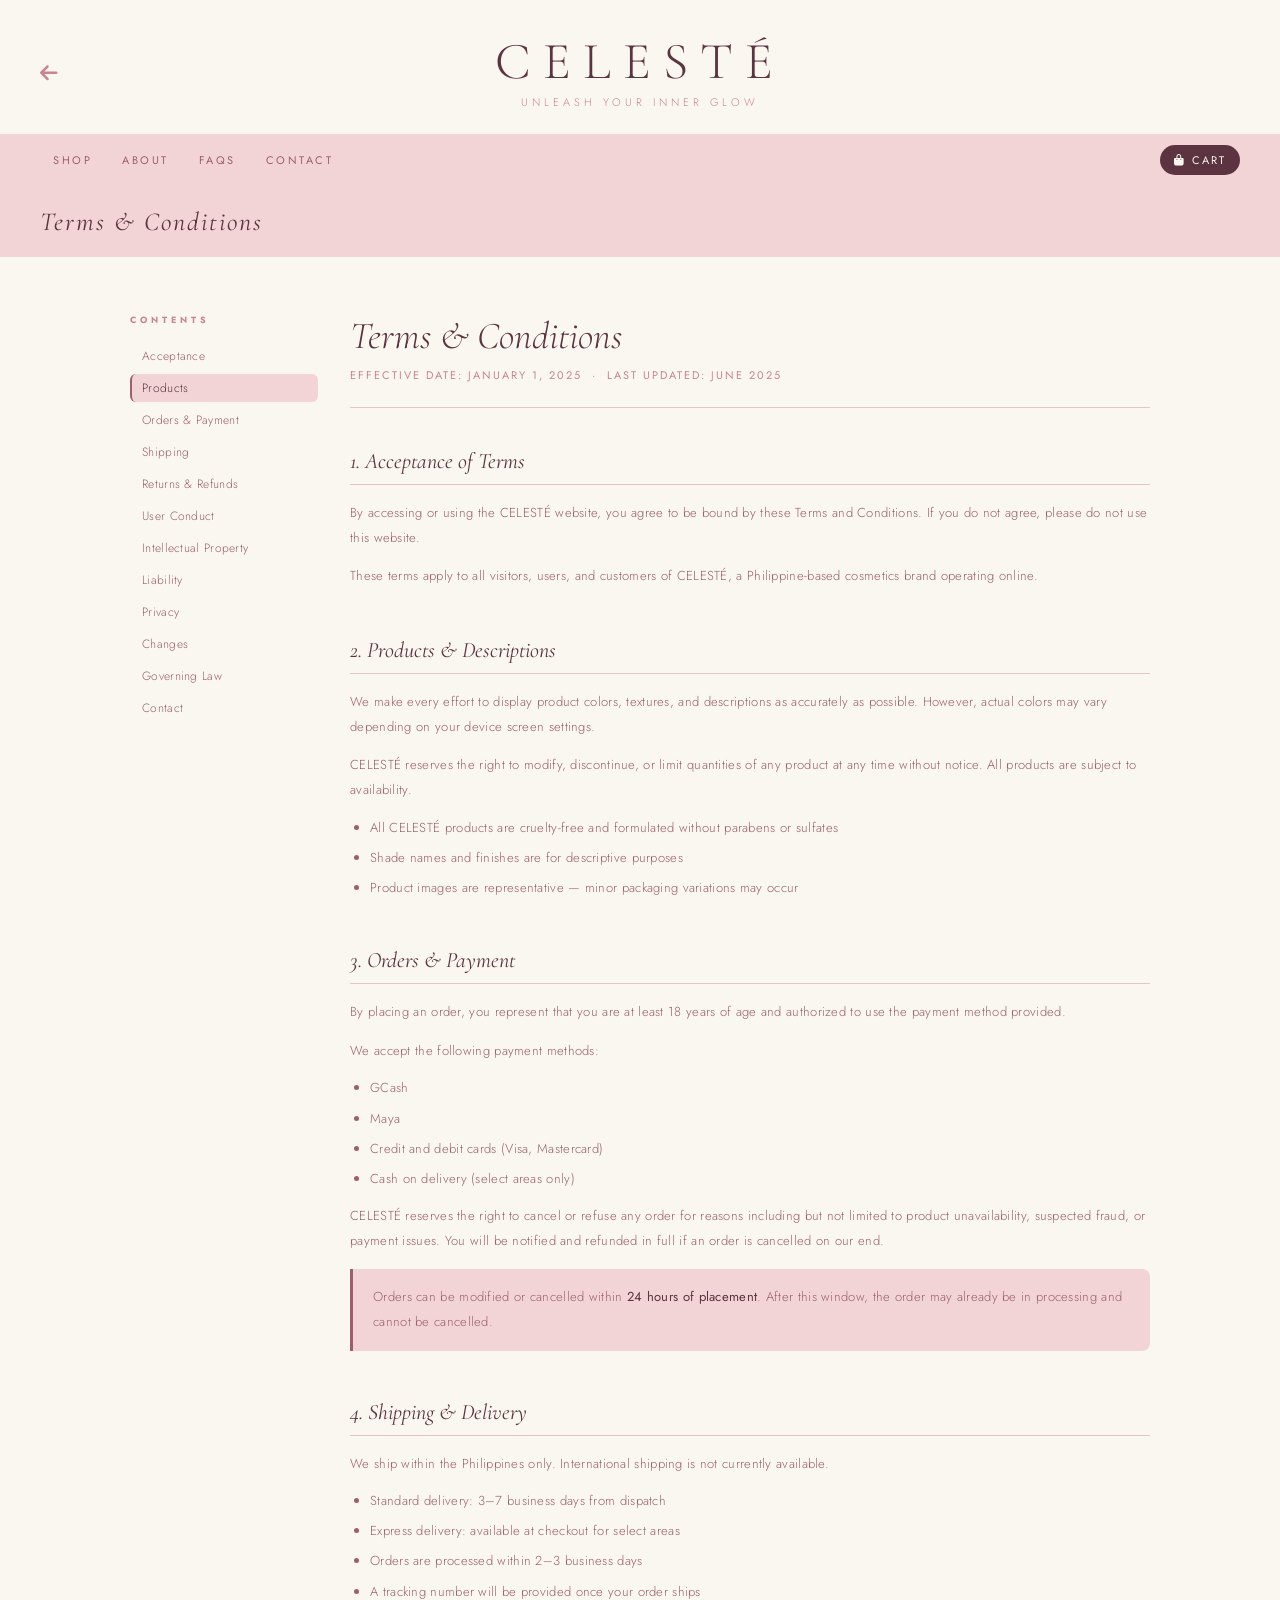
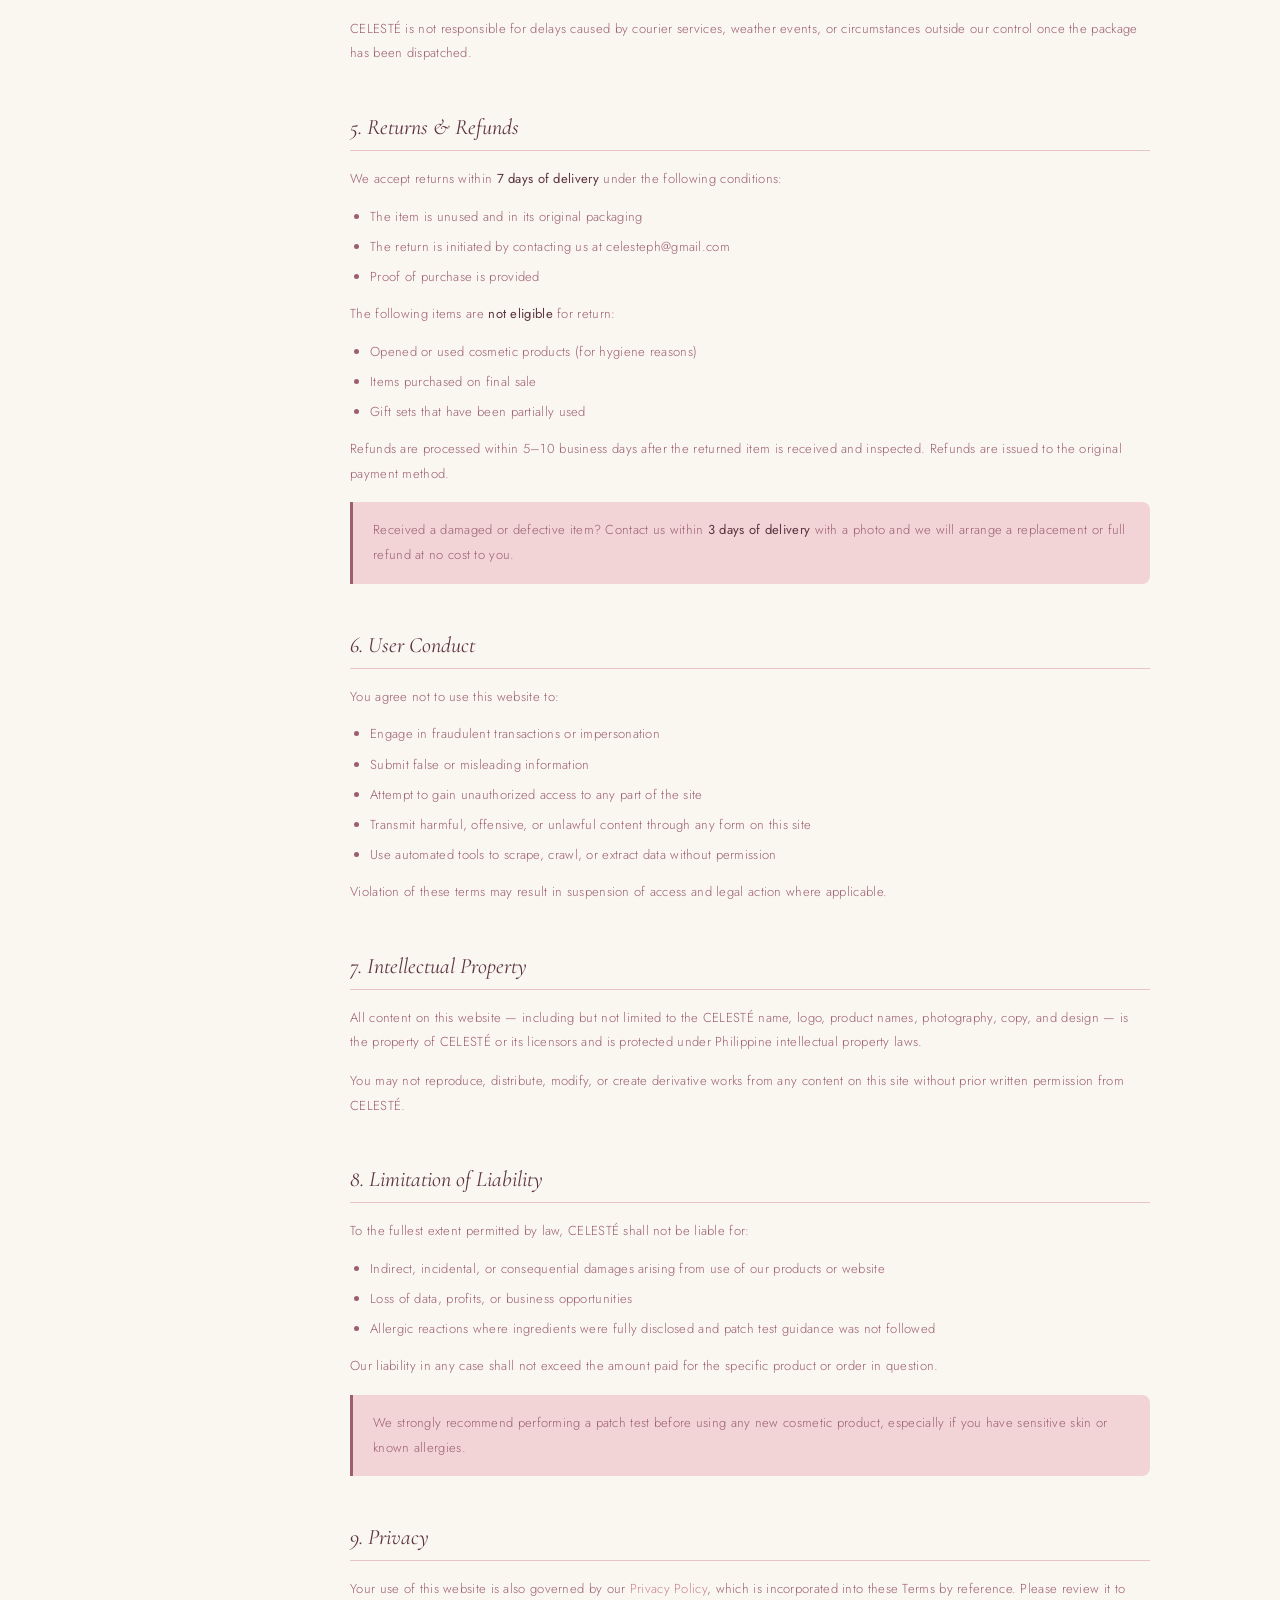
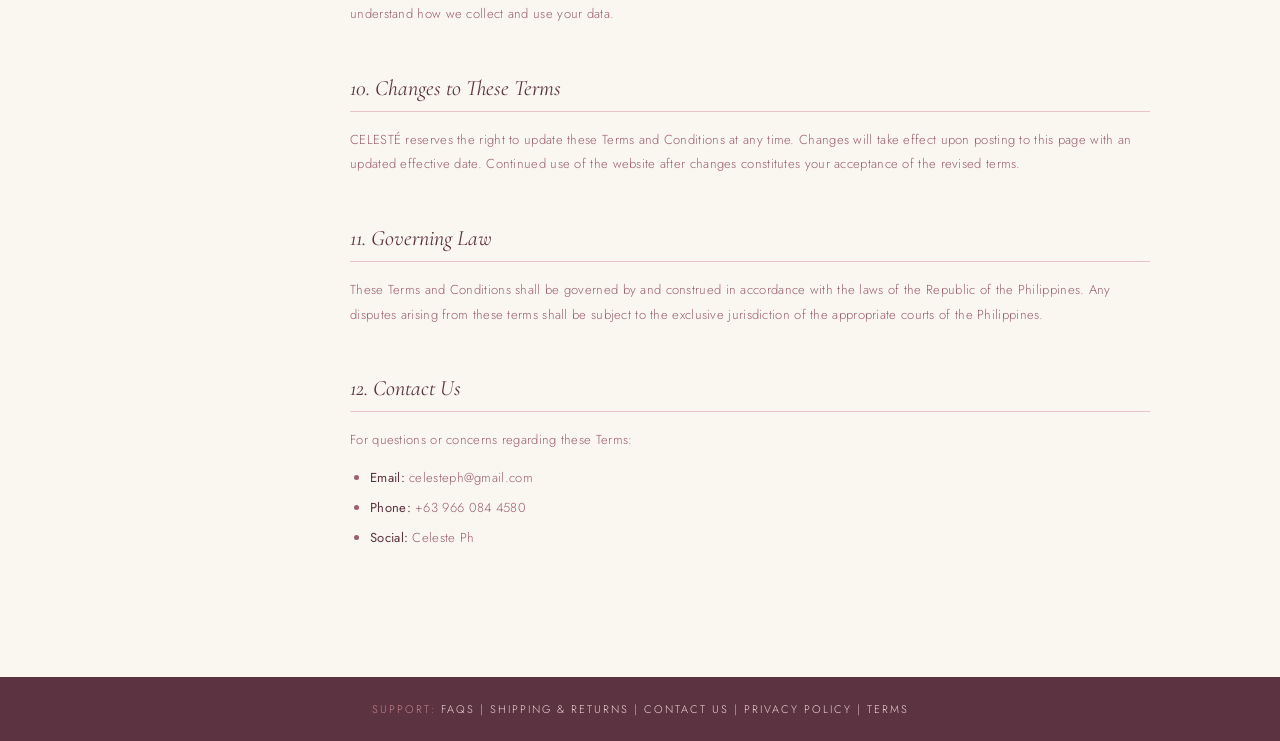
<file: terms.html>
<!DOCTYPE html>
<html lang="en">
<head>
  <meta charset="UTF-8">
  <meta name="viewport" content="width=device-width, initial-scale=1.0">
  <title>CELESTÉ — Terms & Conditions</title>
  <link rel="stylesheet" href="styles.css">
  <link rel="stylesheet" href="https://cdnjs.cloudflare.com/ajax/libs/font-awesome/6.4.0/css/all.min.css">
  <style>
    .legal-layout {
      display: grid;
      grid-template-columns: 220px 1fr;
      gap: 0;
      max-width: 1100px;
      margin: 0 auto;
      padding: 56px 40px 80px;
      align-items: start;
    }

    .legal-toc {
      position: sticky;
      top: 24px;
      padding-right: 32px;
    }

    .legal-toc h4 {
      font-size: 9px;
      letter-spacing: 4px;
      text-transform: uppercase;
      color: var(--rose);
      margin-bottom: 16px;
    }

    .legal-toc ul { list-style: none; display: flex; flex-direction: column; gap: 4px; }

    .legal-toc a {
      font-size: 12px;
      font-weight: 300;
      color: var(--mauve);
      text-decoration: none;
      padding: 5px 10px;
      border-radius: 6px;
      display: block;
      transition: all 0.2s;
      letter-spacing: 0.3px;
      border-left: 2px solid transparent;
    }

    .legal-toc a:hover,
    .legal-toc a.active {
      color: var(--deep);
      border-left-color: var(--mauve);
      background: var(--blush);
    }

    .legal-content {}

    .legal-meta {
      margin-bottom: 40px;
      padding-bottom: 24px;
      border-bottom: 1px solid var(--soft);
    }

    .legal-meta h1 {
      font-family: 'Cormorant Garamond', serif;
      font-size: 38px;
      font-style: italic;
      font-weight: 300;
      color: var(--deep);
      margin-bottom: 8px;
    }

    .legal-meta p {
      font-size: 11px;
      letter-spacing: 2px;
      text-transform: uppercase;
      color: var(--rose);
    }

    .legal-section {
      margin-bottom: 48px;
      scroll-margin-top: 24px;
    }

    .legal-section h2 {
      font-family: 'Cormorant Garamond', serif;
      font-size: 22px;
      font-style: italic;
      font-weight: 400;
      color: var(--deep);
      margin-bottom: 16px;
      padding-bottom: 10px;
      border-bottom: 1px solid var(--soft);
    }

    .legal-section p {
      font-size: 13px;
      font-weight: 300;
      color: var(--mauve);
      line-height: 1.9;
      margin-bottom: 14px;
      letter-spacing: 0.3px;
    }

    .legal-section ul {
      margin: 12px 0 14px 20px;
      display: flex;
      flex-direction: column;
      gap: 8px;
    }

    .legal-section ul li {
      font-size: 13px;
      font-weight: 300;
      color: var(--mauve);
      line-height: 1.7;
      letter-spacing: 0.3px;
    }

    .legal-section strong { color: var(--deep); font-weight: 400; }

    .legal-highlight {
      background: var(--blush);
      border-left: 3px solid var(--mauve);
      border-radius: 0 8px 8px 0;
      padding: 16px 20px;
      margin: 16px 0;
    }

    .legal-highlight p { margin: 0; }

    @media (max-width: 768px) {
      .legal-layout { grid-template-columns: 1fr; padding: 36px 20px 60px; }
      .legal-toc { display: none; }
    }
  </style>
</head>
<body>

  <header>
    <div class="back-button">
      <a href="index.html"><i class="fas fa-arrow-left"></i></a>
    </div>
    <div class="logo-container">
      <h1 class="brand-name">CELESTÉ</h1>
      <p class="brand-tagline">Unleash Your Inner Glow</p>
    </div>
  </header>

  <nav style="background:var(--blush);padding:0 40px;display:flex;align-items:center;justify-content:space-between;height:52px;gap:16px;">
    <div style="display:flex;align-items:center;gap:4px;">
      <a href="shop.html" style="font-family:'Jost',sans-serif;font-size:11px;font-weight:400;letter-spacing:2.5px;text-transform:uppercase;color:var(--mauve);text-decoration:none;padding:7px 13px;border-radius:100px;">Shop</a>
      <a href="about.html" style="font-family:'Jost',sans-serif;font-size:11px;font-weight:400;letter-spacing:2.5px;text-transform:uppercase;color:var(--mauve);text-decoration:none;padding:7px 13px;border-radius:100px;">About</a>
      <a href="faqs.html" style="font-family:'Jost',sans-serif;font-size:11px;font-weight:400;letter-spacing:2.5px;text-transform:uppercase;color:var(--mauve);text-decoration:none;padding:7px 13px;border-radius:100px;">FAQs</a>
      <a href="contact.html" style="font-family:'Jost',sans-serif;font-size:11px;font-weight:400;letter-spacing:2.5px;text-transform:uppercase;color:var(--mauve);text-decoration:none;padding:7px 13px;border-radius:100px;">Contact</a>
    </div>
    <a href="cart.html" style="display:flex;align-items:center;gap:6px;padding:7px 14px;background:var(--deep);color:var(--cream);font-family:'Jost',sans-serif;font-size:11px;letter-spacing:2px;text-transform:uppercase;text-decoration:none;border-radius:100px;"><i class="fas fa-shopping-bag"></i> Cart</a>
  </nav>

  <nav class="page-nav">
    <div class="page-title"><h2>Terms & Conditions</h2></div>
  </nav>

  <div class="legal-layout">

    <nav class="legal-toc">
      <h4>Contents</h4>
      <ul>
        <li><a href="#acceptance" class="toc-link">Acceptance</a></li>
        <li><a href="#products" class="toc-link">Products</a></li>
        <li><a href="#orders" class="toc-link">Orders & Payment</a></li>
        <li><a href="#shipping-terms" class="toc-link">Shipping</a></li>
        <li><a href="#returns-terms" class="toc-link">Returns & Refunds</a></li>
        <li><a href="#conduct" class="toc-link">User Conduct</a></li>
        <li><a href="#ip" class="toc-link">Intellectual Property</a></li>
        <li><a href="#liability" class="toc-link">Liability</a></li>
        <li><a href="#privacy-ref" class="toc-link">Privacy</a></li>
        <li><a href="#changes-terms" class="toc-link">Changes</a></li>
        <li><a href="#governing" class="toc-link">Governing Law</a></li>
        <li><a href="#contact-terms" class="toc-link">Contact</a></li>
      </ul>
    </nav>

    <div class="legal-content">
      <div class="legal-meta">
        <h1>Terms & Conditions</h1>
        <p>Effective Date: January 1, 2025 &nbsp;·&nbsp; Last Updated: June 2025</p>
      </div>

      <div class="legal-section" id="acceptance">
        <h2>1. Acceptance of Terms</h2>
        <p>By accessing or using the CELESTÉ website, you agree to be bound by these Terms and Conditions. If you do not agree, please do not use this website.</p>
        <p>These terms apply to all visitors, users, and customers of CELESTÉ, a Philippine-based cosmetics brand operating online.</p>
      </div>

      <div class="legal-section" id="products">
        <h2>2. Products & Descriptions</h2>
        <p>We make every effort to display product colors, textures, and descriptions as accurately as possible. However, actual colors may vary depending on your device screen settings.</p>
        <p>CELESTÉ reserves the right to modify, discontinue, or limit quantities of any product at any time without notice. All products are subject to availability.</p>
        <ul>
          <li>All CELESTÉ products are cruelty-free and formulated without parabens or sulfates</li>
          <li>Shade names and finishes are for descriptive purposes</li>
          <li>Product images are representative — minor packaging variations may occur</li>
        </ul>
      </div>

      <div class="legal-section" id="orders">
        <h2>3. Orders & Payment</h2>
        <p>By placing an order, you represent that you are at least 18 years of age and authorized to use the payment method provided.</p>
        <p>We accept the following payment methods:</p>
        <ul>
          <li>GCash</li>
          <li>Maya</li>
          <li>Credit and debit cards (Visa, Mastercard)</li>
          <li>Cash on delivery (select areas only)</li>
        </ul>
        <p>CELESTÉ reserves the right to cancel or refuse any order for reasons including but not limited to product unavailability, suspected fraud, or payment issues. You will be notified and refunded in full if an order is cancelled on our end.</p>
        <div class="legal-highlight">
          <p>Orders can be modified or cancelled within <strong>24 hours of placement</strong>. After this window, the order may already be in processing and cannot be cancelled.</p>
        </div>
      </div>

      <div class="legal-section" id="shipping-terms">
        <h2>4. Shipping & Delivery</h2>
        <p>We ship within the Philippines only. International shipping is not currently available.</p>
        <ul>
          <li>Standard delivery: 3–7 business days from dispatch</li>
          <li>Express delivery: available at checkout for select areas</li>
          <li>Orders are processed within 2–3 business days</li>
          <li>A tracking number will be provided once your order ships</li>
        </ul>
        <p>CELESTÉ is not responsible for delays caused by courier services, weather events, or circumstances outside our control once the package has been dispatched.</p>
      </div>

      <div class="legal-section" id="returns-terms">
        <h2>5. Returns & Refunds</h2>
        <p>We accept returns within <strong>7 days of delivery</strong> under the following conditions:</p>
        <ul>
          <li>The item is unused and in its original packaging</li>
          <li>The return is initiated by contacting us at celesteph@gmail.com</li>
          <li>Proof of purchase is provided</li>
        </ul>
        <p>The following items are <strong>not eligible</strong> for return:</p>
        <ul>
          <li>Opened or used cosmetic products (for hygiene reasons)</li>
          <li>Items purchased on final sale</li>
          <li>Gift sets that have been partially used</li>
        </ul>
        <p>Refunds are processed within 5–10 business days after the returned item is received and inspected. Refunds are issued to the original payment method.</p>
        <div class="legal-highlight">
          <p>Received a damaged or defective item? Contact us within <strong>3 days of delivery</strong> with a photo and we will arrange a replacement or full refund at no cost to you.</p>
        </div>
      </div>

      <div class="legal-section" id="conduct">
        <h2>6. User Conduct</h2>
        <p>You agree not to use this website to:</p>
        <ul>
          <li>Engage in fraudulent transactions or impersonation</li>
          <li>Submit false or misleading information</li>
          <li>Attempt to gain unauthorized access to any part of the site</li>
          <li>Transmit harmful, offensive, or unlawful content through any form on this site</li>
          <li>Use automated tools to scrape, crawl, or extract data without permission</li>
        </ul>
        <p>Violation of these terms may result in suspension of access and legal action where applicable.</p>
      </div>

      <div class="legal-section" id="ip">
        <h2>7. Intellectual Property</h2>
        <p>All content on this website — including but not limited to the CELESTÉ name, logo, product names, photography, copy, and design — is the property of CELESTÉ or its licensors and is protected under Philippine intellectual property laws.</p>
        <p>You may not reproduce, distribute, modify, or create derivative works from any content on this site without prior written permission from CELESTÉ.</p>
      </div>

      <div class="legal-section" id="liability">
        <h2>8. Limitation of Liability</h2>
        <p>To the fullest extent permitted by law, CELESTÉ shall not be liable for:</p>
        <ul>
          <li>Indirect, incidental, or consequential damages arising from use of our products or website</li>
          <li>Loss of data, profits, or business opportunities</li>
          <li>Allergic reactions where ingredients were fully disclosed and patch test guidance was not followed</li>
        </ul>
        <p>Our liability in any case shall not exceed the amount paid for the specific product or order in question.</p>
        <div class="legal-highlight">
          <p>We strongly recommend performing a patch test before using any new cosmetic product, especially if you have sensitive skin or known allergies.</p>
        </div>
      </div>

      <div class="legal-section" id="privacy-ref">
        <h2>9. Privacy</h2>
        <p>Your use of this website is also governed by our <a href="privacy.html" style="color:var(--rose);text-decoration:none;">Privacy Policy</a>, which is incorporated into these Terms by reference. Please review it to understand how we collect and use your data.</p>
      </div>

      <div class="legal-section" id="changes-terms">
        <h2>10. Changes to These Terms</h2>
        <p>CELESTÉ reserves the right to update these Terms and Conditions at any time. Changes will take effect upon posting to this page with an updated effective date. Continued use of the website after changes constitutes your acceptance of the revised terms.</p>
      </div>

      <div class="legal-section" id="governing">
        <h2>11. Governing Law</h2>
        <p>These Terms and Conditions shall be governed by and construed in accordance with the laws of the Republic of the Philippines. Any disputes arising from these terms shall be subject to the exclusive jurisdiction of the appropriate courts of the Philippines.</p>
      </div>

      <div class="legal-section" id="contact-terms">
        <h2>12. Contact Us</h2>
        <p>For questions or concerns regarding these Terms:</p>
        <ul>
          <li><strong>Email:</strong> celesteph@gmail.com</li>
          <li><strong>Phone:</strong> +63 966 084 4580</li>
          <li><strong>Social:</strong> Celeste Ph</li>
        </ul>
      </div>

    </div>
  </div>

  <footer>
    <div class="support-links">
      <span>Support: </span>
      <a href="faqs.html">FAQs</a> |
      <a href="shipping.html">Shipping & Returns</a> |
      <a href="contact.html">Contact Us</a> |
      <a href="privacy.html">Privacy Policy</a> |
      <a href="terms.html">Terms</a>
    </div>
  </footer>

  <script>
    const tocLinks = document.querySelectorAll('.toc-link');
    const sections = document.querySelectorAll('.legal-section');

    const observer = new IntersectionObserver((entries) => {
      entries.forEach(entry => {
        if (entry.isIntersecting) {
          tocLinks.forEach(l => l.classList.remove('active'));
          const active = document.querySelector(`.toc-link[href="#${entry.target.id}"]`);
          if (active) active.classList.add('active');
        }
      });
    }, { threshold: 0.4 });

    sections.forEach(s => observer.observe(s));
  </script>

</body>
</html>
</file>
<file: styles.css>
@import url('https://fonts.googleapis.com/css2?family=Cormorant+Garamond:ital,wght@0,300;0,400;0,600;1,300;1,400&family=Jost:wght@200;300;400;500&display=swap');

:root {
  --cream: #faf6f0;
  --blush: #f2d4d7;
  --rose: #c9848f;
  --mauve: #9b5f6e;
  --deep: #5c3340;
  --text: #3a2028;
  --soft: #e8c4c9;
  --white: #ffffff;
}

* {
  margin: 0;
  padding: 0;
  box-sizing: border-box;
}

body {
  font-family: 'Jost', sans-serif;
  background-color: var(--cream);
  color: var(--text);
  min-height: 100vh;
}

/* ── HEADER ── */
header {
  display: flex;
  align-items: center;
  justify-content: center;
  padding: 36px 40px 24px;
  position: relative;
  background: var(--cream);
}

.back-button {
  position: absolute;
  left: 40px;
}

.back-button a {
  color: var(--rose);
  font-size: 20px;
  text-decoration: none;
  transition: color 0.2s;
}

.back-button a:hover {
  color: var(--deep);
}

.logo-container {
  text-align: center;
}

.brand-name {
  font-family: 'Cormorant Garamond', serif;
  font-size: 52px;
  font-weight: 300;
  letter-spacing: 12px;
  color: var(--deep);
  line-height: 1;
}

.brand-tagline {
  font-family: 'Jost', sans-serif;
  font-size: 11px;
  font-weight: 300;
  letter-spacing: 4px;
  text-transform: uppercase;
  color: var(--rose);
  margin-top: 6px;
}

/* ── NAV STRIP ── */
.main-nav, .page-nav {
  background: var(--blush);
  padding: 20px 40px;
  display: flex;
  align-items: center;
  justify-content: space-between;
  gap: 16px;
}

.shop-section {
  display: flex;
  align-items: center;
  gap: 10px;
}

.shop-text {
  font-family: 'Cormorant Garamond', serif;
  font-size: 22px;
  font-style: italic;
  color: var(--deep);
  font-weight: 400;
}

.shop-icon {
  width: 34px;
  height: 34px;
  border-radius: 50%;
  background: var(--white);
  display: flex;
  align-items: center;
  justify-content: center;
  color: var(--rose);
  font-size: 15px;
  box-shadow: 0 2px 8px rgba(155,95,110,0.15);
}

.page-title h2,
.contact-title h2 {
  font-family: 'Cormorant Garamond', serif;
  font-size: 26px;
  font-weight: 400;
  font-style: italic;
  color: var(--deep);
  letter-spacing: 2px;
}

.contact-title {
  display: flex;
  align-items: center;
  gap: 10px;
}

.contact-icon {
  width: 32px;
  height: 32px;
  border-radius: 50%;
  background: var(--white);
  display: flex;
  align-items: center;
  justify-content: center;
  color: var(--rose);
  font-size: 14px;
}

/* ── SEARCH ── */
.search-bar {
  display: flex;
  align-items: center;
  background: var(--white);
  border-radius: 100px;
  padding: 9px 18px;
  width: 280px;
  box-shadow: 0 2px 12px rgba(155,95,110,0.10);
}

.search-bar input {
  border: none;
  outline: none;
  background: transparent;
  flex: 1;
  font-family: 'Jost', sans-serif;
  font-size: 13px;
  font-weight: 300;
  color: var(--deep);
  letter-spacing: 1px;
}

.search-bar input::placeholder {
  color: var(--rose);
  font-weight: 300;
  letter-spacing: 2px;
  font-size: 11px;
  text-transform: uppercase;
}

.search-btn {
  background: none;
  border: none;
  color: var(--rose);
  cursor: pointer;
  font-size: 14px;
  transition: color 0.2s;
}

.search-btn:hover {
  color: var(--deep);
}

/* ── HERO BANNER ── */
.hero-banner {
  background: linear-gradient(135deg, var(--soft) 0%, var(--blush) 60%, #f0b8c0 100%);
  padding: 60px 40px;
  text-align: center;
  position: relative;
  overflow: hidden;
}

.hero-banner::before {
  content: '';
  position: absolute;
  top: -60px;
  right: -60px;
  width: 260px;
  height: 260px;
  border-radius: 50%;
  background: rgba(255,255,255,0.25);
}

.hero-banner::after {
  content: '';
  position: absolute;
  bottom: -40px;
  left: -40px;
  width: 180px;
  height: 180px;
  border-radius: 50%;
  background: rgba(255,255,255,0.18);
}

.hero-label {
  font-size: 10px;
  letter-spacing: 5px;
  text-transform: uppercase;
  color: var(--mauve);
  margin-bottom: 14px;
}

.hero-title {
  font-family: 'Cormorant Garamond', serif;
  font-size: 48px;
  font-weight: 300;
  color: var(--deep);
  line-height: 1.1;
  margin-bottom: 16px;
}

.hero-title em {
  font-style: italic;
  color: var(--mauve);
}

.hero-sub {
  font-size: 13px;
  font-weight: 300;
  letter-spacing: 2px;
  color: var(--mauve);
  margin-bottom: 30px;
}

.hero-btn {
  display: inline-block;
  padding: 13px 36px;
  background: var(--deep);
  color: var(--cream);
  font-family: 'Jost', sans-serif;
  font-size: 11px;
  letter-spacing: 3px;
  text-transform: uppercase;
  text-decoration: none;
  border-radius: 100px;
  transition: background 0.25s, transform 0.2s;
}

.hero-btn:hover {
  background: var(--mauve);
  transform: translateY(-1px);
}

/* ── PRODUCT CATEGORIES ── */
.categories-section {
  padding: 50px 40px;
  background: var(--cream);
}

.section-label {
  font-size: 10px;
  letter-spacing: 5px;
  text-transform: uppercase;
  color: var(--rose);
  text-align: center;
  margin-bottom: 8px;
}

.section-title {
  font-family: 'Cormorant Garamond', serif;
  font-size: 34px;
  font-weight: 300;
  font-style: italic;
  color: var(--deep);
  text-align: center;
  margin-bottom: 40px;
}

.product-categories {
  display: grid;
  grid-template-columns: repeat(4, 1fr);
  gap: 20px;
}

.category-card {
  position: relative;
  overflow: hidden;
  border-radius: 12px;
  cursor: pointer;
  transition: transform 0.3s;
}

.category-card:hover {
  transform: translateY(-4px);
}

.category-card:hover .category-overlay {
  opacity: 1;
}

.category-card:hover .category-image img {
  transform: scale(1.06);
}

.category-image {
  width: 100%;
  aspect-ratio: 3/4;
  overflow: hidden;
  background: var(--soft);
}

.category-image img {
  width: 100%;
  height: 100%;
  object-fit: cover;
  transition: transform 0.4s ease;
}

.category-overlay {
  position: absolute;
  inset: 0;
  background: rgba(92,51,64,0.35);
  display: flex;
  align-items: center;
  justify-content: center;
  opacity: 0;
  transition: opacity 0.3s;
}

.overlay-text {
  color: white;
  font-size: 11px;
  letter-spacing: 3px;
  text-transform: uppercase;
  font-weight: 300;
}

.category-name {
  padding: 12px 0 6px;
  font-family: 'Cormorant Garamond', serif;
  font-size: 20px;
  font-weight: 400;
  font-style: italic;
  color: var(--deep);
  text-align: center;
  text-transform: lowercase;
}

/* ── CONTENT SECTION (FAQs, Shipping, Contact) ── */
.content-section {
  padding: 50px 40px;
  background: var(--cream);
  flex: 1;
}

/* FAQs */
.faq-list {
  max-width: 680px;
  margin: 0 auto;
}

.faq-item {
  border-bottom: 1px solid var(--soft);
  padding: 20px 0;
  cursor: pointer;
}

.faq-question {
  font-size: 15px;
  font-weight: 400;
  color: var(--deep);
  letter-spacing: 0.5px;
  display: flex;
  justify-content: space-between;
  align-items: center;
}

.faq-question::after {
  content: '+';
  font-size: 22px;
  color: var(--rose);
  font-weight: 200;
}

.faq-answer {
  font-size: 13px;
  font-weight: 300;
  color: var(--mauve);
  margin-top: 10px;
  line-height: 1.7;
  letter-spacing: 0.3px;
}

/* Shipping */
.shipping-grid {
  max-width: 680px;
  margin: 0 auto;
  display: grid;
  grid-template-columns: 1fr 1fr;
  gap: 24px;
}

.shipping-card {
  background: var(--blush);
  border-radius: 12px;
  padding: 28px 24px;
}

.shipping-card-icon {
  font-size: 24px;
  color: var(--rose);
  margin-bottom: 12px;
}

.info-heading {
  font-family: 'Cormorant Garamond', serif;
  font-size: 20px;
  font-style: italic;
  color: var(--deep);
  margin-bottom: 8px;
  font-weight: 400;
}

.info-text {
  font-size: 13px;
  font-weight: 300;
  color: var(--mauve);
  line-height: 1.7;
  letter-spacing: 0.3px;
}

/* Contact */
.contact-wrapper {
  max-width: 560px;
  margin: 0 auto;
  text-align: center;
}

.contact-heading {
  font-family: 'Cormorant Garamond', serif;
  font-size: 28px;
  font-style: italic;
  font-weight: 300;
  color: var(--deep);
  margin-bottom: 10px;
}

.contact-sub {
  font-size: 12px;
  letter-spacing: 2px;
  color: var(--rose);
  text-transform: uppercase;
  margin-bottom: 40px;
}

.contact-cards {
  display: flex;
  flex-direction: column;
  gap: 16px;
}

.contact-card {
  background: var(--blush);
  border-radius: 12px;
  padding: 22px 28px;
  display: flex;
  align-items: center;
  gap: 18px;
  text-align: left;
}

.contact-card-icon {
  width: 44px;
  height: 44px;
  border-radius: 50%;
  background: var(--white);
  display: flex;
  align-items: center;
  justify-content: center;
  color: var(--rose);
  font-size: 18px;
  flex-shrink: 0;
}

.contact-card-label {
  font-size: 10px;
  letter-spacing: 3px;
  text-transform: uppercase;
  color: var(--rose);
  margin-bottom: 4px;
}

.contact-card-value {
  font-size: 15px;
  font-weight: 400;
  color: var(--deep);
}

/* ── FOOTER ── */
footer {
  background: var(--deep);
  padding: 24px 40px;
  text-align: center;
}

.support-links {
  font-size: 11px;
  letter-spacing: 2px;
  text-transform: uppercase;
  color: var(--soft);
  font-weight: 300;
}

.support-links a {
  color: var(--blush);
  text-decoration: none;
  transition: color 0.2s;
}

.support-links a:hover {
  color: var(--white);
}

.support-links span {
  color: var(--rose);
}

/* ── RESPONSIVE ── */
@media (max-width: 768px) {
  .brand-name { font-size: 38px; letter-spacing: 8px; }
  .product-categories { grid-template-columns: repeat(2, 1fr); }
  .main-nav, .page-nav { flex-direction: column; align-items: flex-start; }
  .search-bar { width: 100%; }
  .shipping-grid { grid-template-columns: 1fr; }
  header { padding: 28px 20px 18px; }
  .back-button { left: 20px; }
  .hero-title { font-size: 34px; }
  .categories-section, .content-section { padding: 36px 20px; }
}

@media (max-width: 480px) {
  .product-categories { grid-template-columns: repeat(2, 1fr); gap: 12px; }
  .brand-name { font-size: 30px; letter-spacing: 6px; }
}
/* ── TOAST (shop.html) ── */
.toast {
  position: fixed;
  bottom: 32px;
  left: 50%;
  transform: translateX(-50%) translateY(20px);
  background: var(--deep);
  color: var(--cream);
  font-family: 'Jost', sans-serif;
  font-size: 12px;
  letter-spacing: 2px;
  text-transform: uppercase;
  padding: 12px 28px;
  border-radius: 100px;
  opacity: 0;
  transition: opacity 0.3s, transform 0.3s;
  pointer-events: none;
  z-index: 999;
  white-space: nowrap;
}

.toast.show {
  opacity: 1;
  transform: translateX(-50%) translateY(0);
}

/* ── EMPTY STATE (shop grid) ── */
.empty-state {
  grid-column: 1 / -1;
  text-align: center;
  padding: 60px 20px;
  color: var(--rose);
  font-size: 13px;
  letter-spacing: 2px;
  text-transform: uppercase;
}
</file>
